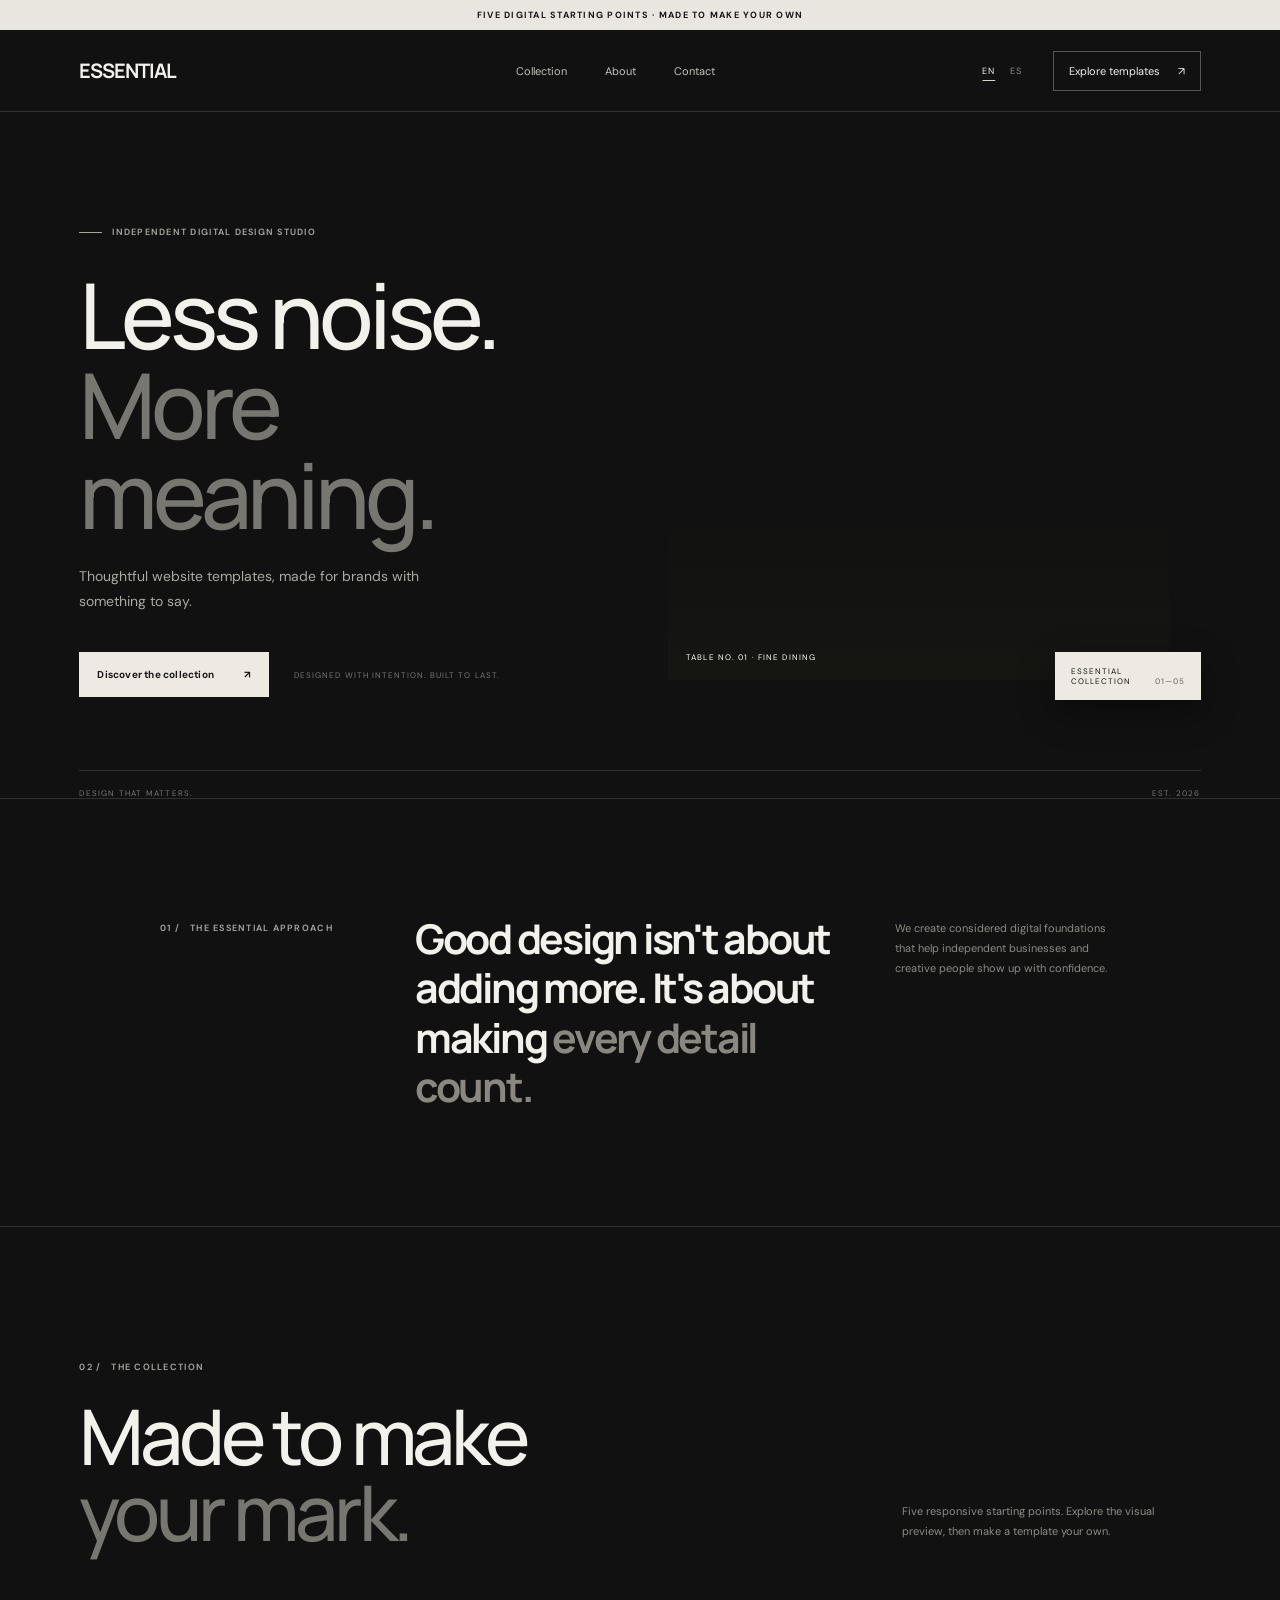
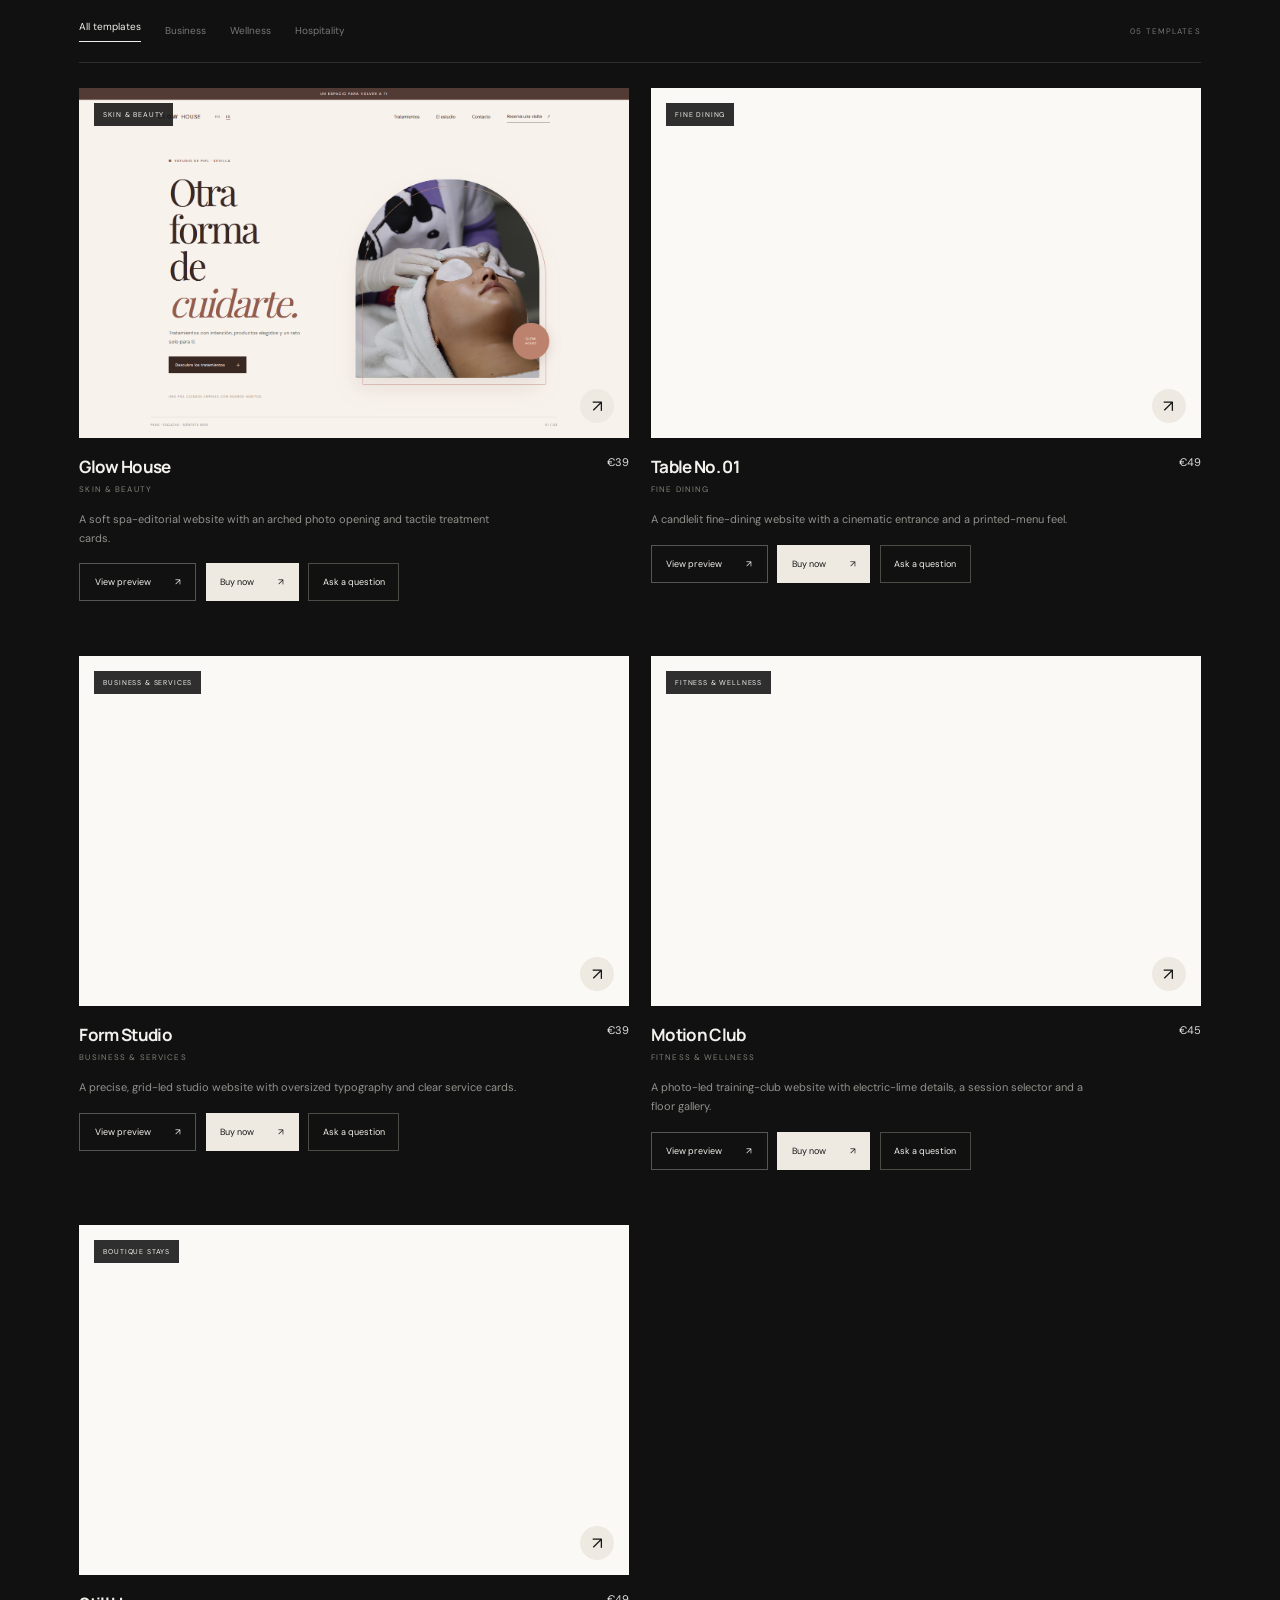
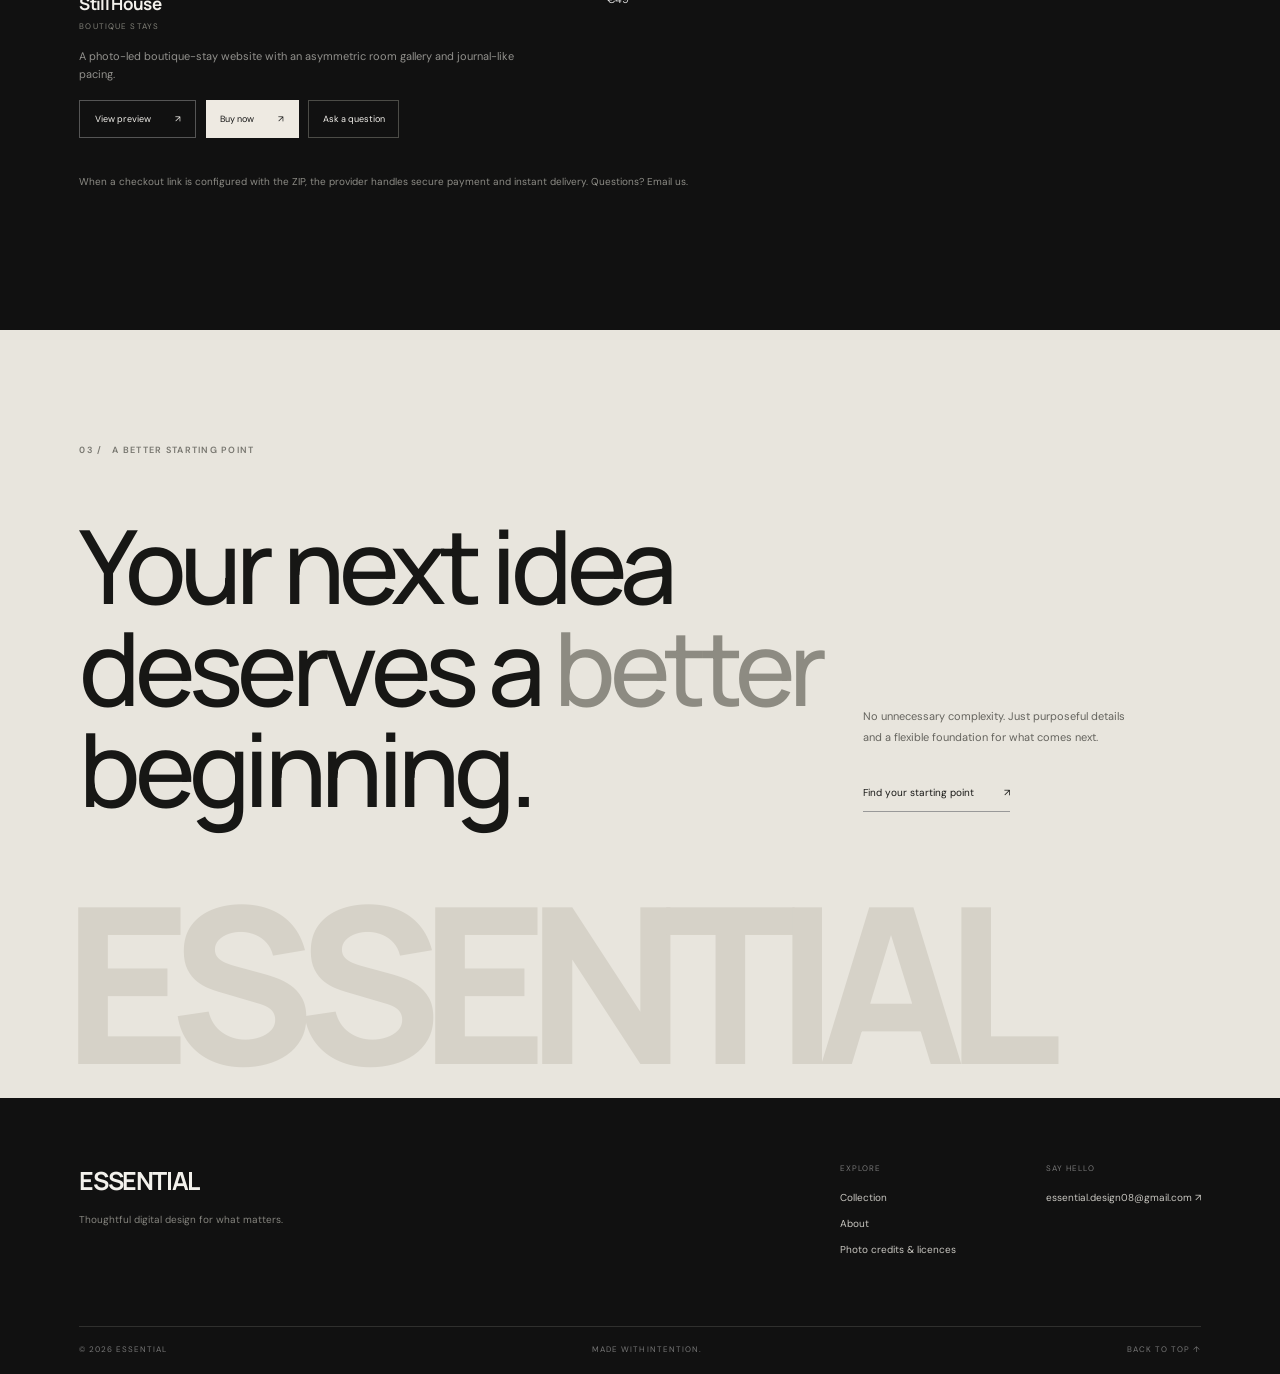
<file: index.html>
<!doctype html>
<!-- Local entry point; GitHub Pages deploys the storefront directory itself. -->
<html lang="en">
  <head>
    <meta charset="utf-8">
    <meta name="viewport" content="width=device-width, initial-scale=1">
    <meta name="robots" content="noindex,follow">
    <meta http-equiv="refresh" content="0; url=store/index.html">
    <title>ESSENTIAL — Website templates</title>
    <link rel="canonical" href="store/index.html">
  </head>
  <body>
    <p>Taking you to the <a href="store/index.html">ESSENTIAL template store</a>…</p>
  </body>
</html>
</file>
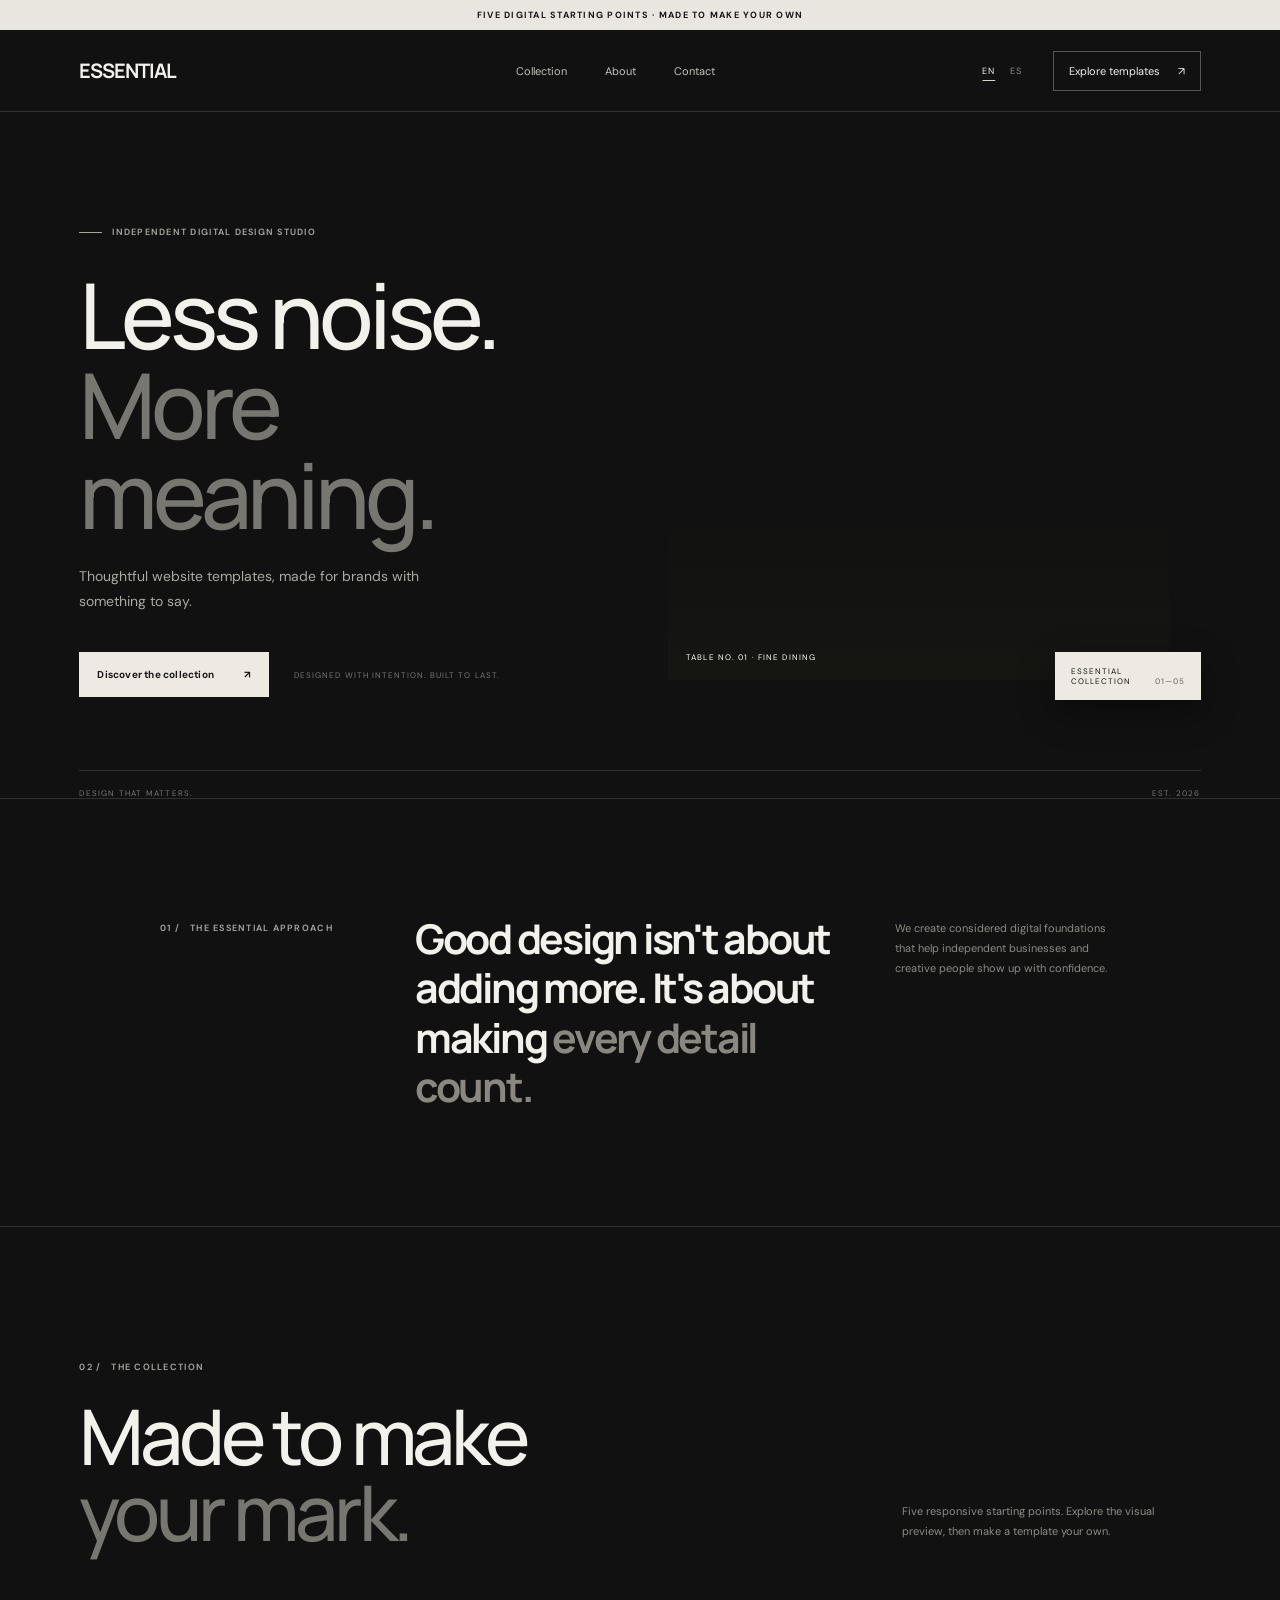
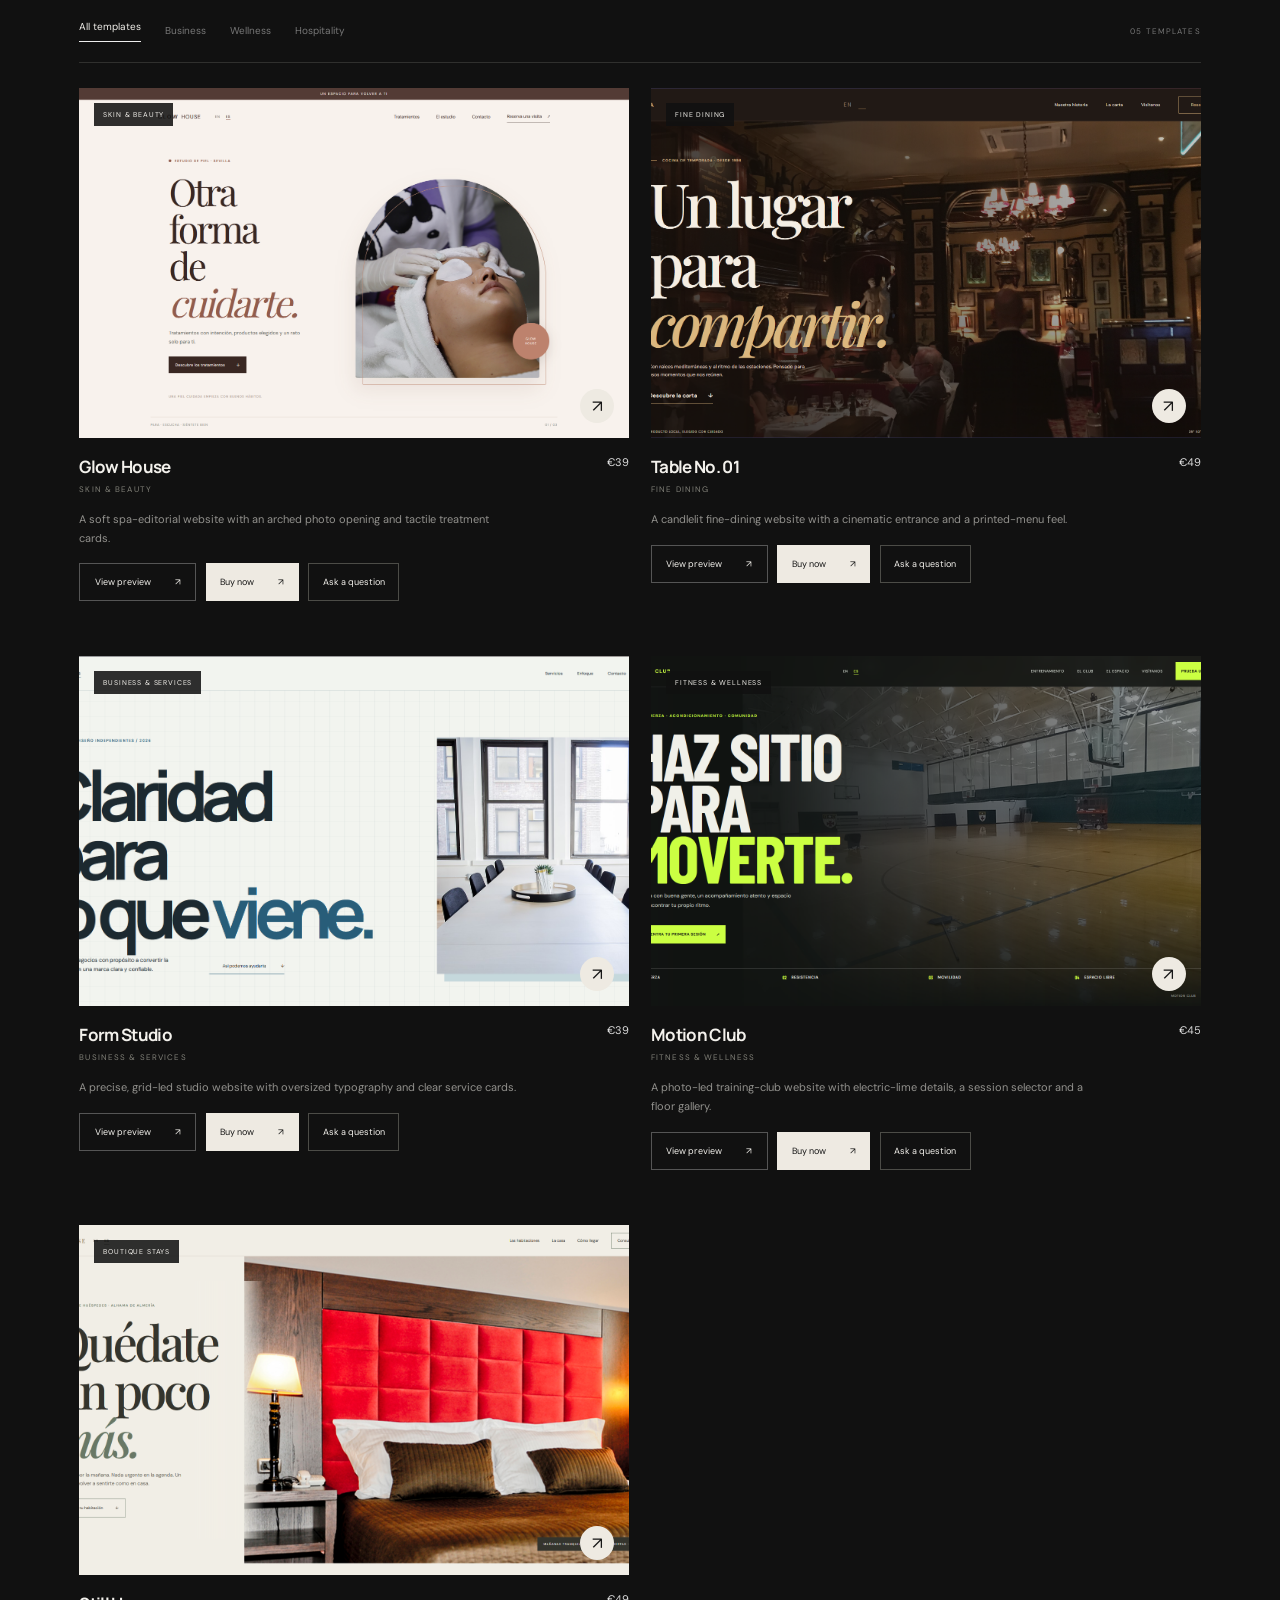
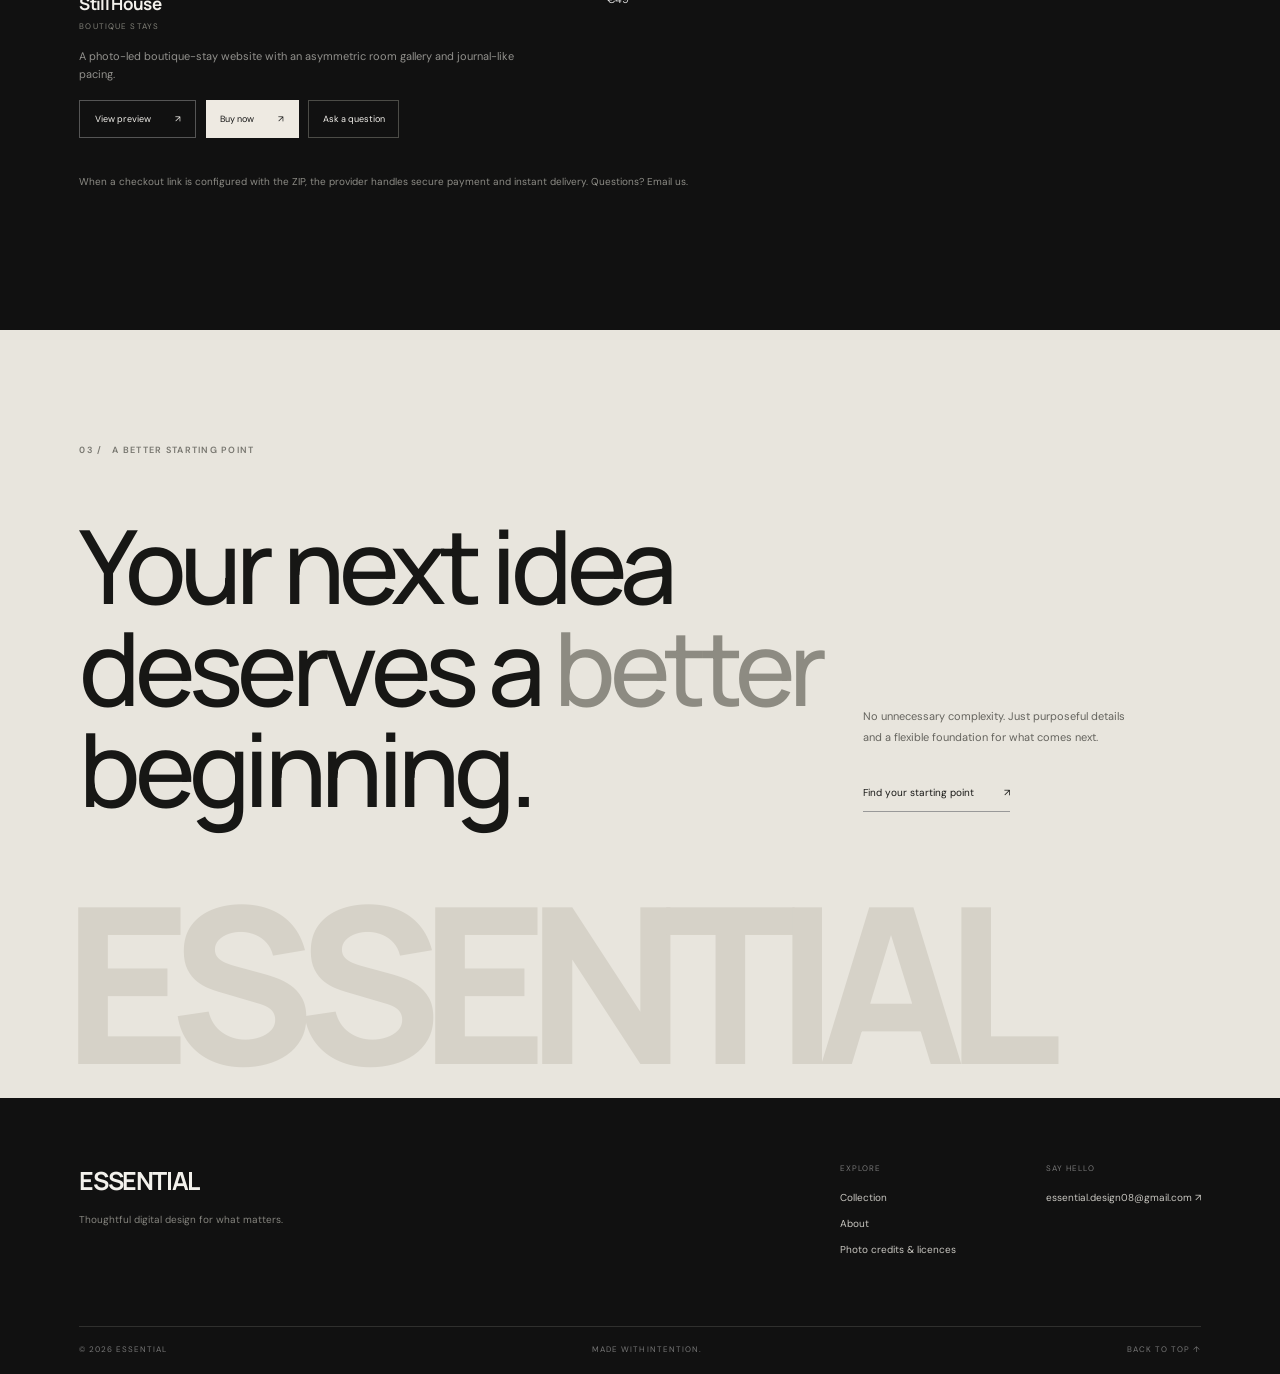
<file: store/index.html>
<!doctype html>
<html lang="en">

<head>
  <meta charset="utf-8">
  <meta name="viewport" content="width=device-width, initial-scale=1">
  <meta name="description"
    content="Thoughtfully designed, responsive website templates for independent brands and small businesses. Preview the ESSENTIAL collection.">
  <meta name="theme-color" content="#111111">
  <link rel="canonical" href="https://aimar2008-god.github.io/essential-store/">
  <meta property="og:site_name" content="ESSENTIAL">
  <meta property="og:url" content="https://aimar2008-god.github.io/essential-store/">
  <meta property="og:image" content="https://aimar2008-god.github.io/essential-store/assets/previews/table-01-home.png">
  <meta name="twitter:card" content="summary_large_image">
  <meta property="og:type" content="website">
  <meta property="og:title" content="ESSENTIAL — Thoughtful website templates">
  <meta property="og:description"
    content="Five considered website templates. Pick your starting point and make it your own.">
  <title>ESSENTIAL — Thoughtful website templates</title>
  <link rel="preconnect" href="https://fonts.googleapis.com">
  <link rel="preconnect" href="https://fonts.gstatic.com" crossorigin>
  <link
    href="https://fonts.googleapis.com/css2?family=DM+Sans:wght@400;500;600;700&family=Manrope:wght@400;500;600;700;800&family=Playfair+Display:wght@400;500;600&display=swap"
    rel="stylesheet">
  <link rel="stylesheet" href="css/style.css">
  <link rel="stylesheet" href="css/preview.css">
  <script src="js/products.js" defer></script>
  <script src="js/payment-links.js" defer></script>
  <script src="js/site-previews.js" defer></script>
  <script src="js/main.js" defer></script>
</head>

<body>
  <a class="skip-link" href="#main">Skip to content</a>
  <div class="announcement" data-i18n="announcement">FIVE DIGITAL STARTING POINTS · MADE TO MAKE YOUR OWN</div>
  <header class="site-header">
    <a class="wordmark" href="#home" aria-label="ESSENTIAL home">ESSENTIAL</a>
    <nav class="main-nav" id="mainNav" aria-label="Main navigation">
      <a href="#collection" data-i18n="navCollection">Collection</a>
      <a href="#about" data-i18n="navAbout">About</a>
      <a href="#contact" data-i18n="navContact">Contact</a>
    </nav>
    <div class="header-actions">
      <div class="store-language-control" role="group" aria-label="Choose language / Elige idioma"><button
          id="languageEN" type="button" aria-pressed="true">EN</button><button id="languageES" type="button"
          aria-pressed="false">ES</button></div>
      <a class="header-cta" href="#collection"><span data-i18n="navExplore">Explore templates</span><span
          aria-hidden="true">↗</span></a>
      <button class="menu-toggle" id="menuToggle" type="button" aria-label="Open menu" aria-expanded="false"
        aria-controls="mainNav"><span></span><span></span></button>
    </div>
  </header>

  <main id="main">
    <section class="hero" id="home" aria-labelledby="heroTitle">
      <div class="hero-copy">
        <p class="eyebrow"><span class="eyebrow-line" aria-hidden="true"></span><span
            data-i18n="heroEyebrow">INDEPENDENT DIGITAL DESIGN STUDIO</span></p>
        <h1 id="heroTitle" data-i18n="heroTitle">Less noise.<br><span>More meaning.</span></h1>
        <p class="hero-description" data-i18n="heroDescription">Thoughtful website templates, made for brands with
          something to say.</p>
        <div class="hero-actions"><a class="button button-light" href="#collection"><span
              data-i18n="heroButton">Discover the collection</span><span aria-hidden="true">↗</span></a><span
            class="hero-note" data-i18n="heroNote">DESIGNED WITH INTENTION. BUILT TO LAST.</span></div>
      </div>
      <div class="hero-art" aria-label="A preview of the ESSENTIAL template collection">
        <div class="hero-photo" role="img" aria-label="A warmly lit restaurant dining room"><span>TABLE NO. 01 · FINE
            DINING</span></div>
        <div class="hero-stamp"><span>ESSENTIAL<br>COLLECTION</span><b>01—05</b></div>
      </div>
      <div class="hero-bottom"><span data-i18n="heroBottom">DESIGN THAT MATTERS.</span><span>EST. 2026</span></div>
    </section>

    <section class="intro-strip" id="about" aria-labelledby="aboutTitle">
      <p class="eyebrow">01 / <span data-i18n="aboutEyebrow">THE ESSENTIAL APPROACH</span></p>
      <h2 class="intro-statement" id="aboutTitle" data-i18n="aboutStatement">Good design isn't about adding more. It's
        about making <em>every detail count.</em></h2>
      <p class="intro-small" data-i18n="aboutText">We create considered digital foundations that help independent
        businesses and creative people show up with confidence.</p>
    </section>

    <section class="collection-section" id="collection" aria-labelledby="collectionTitle">
      <div class="section-heading">
        <div>
          <p class="eyebrow">02 / <span data-i18n="collectionEyebrow">THE COLLECTION</span></p>
          <h2 id="collectionTitle" data-i18n="collectionTitle">Made to make<br><span>your mark.</span></h2>
        </div>
        <p class="section-side-note" data-i18n="collectionNote">Five responsive starting points. Explore the visual
          preview, then make a template your own.</p>
      </div>
      <div class="filter-row">
        <div class="filters" id="filters" aria-label="Filter templates"><button class="filter-button active"
            type="button" data-filter="all" aria-pressed="true" data-i18n="filterAll">All templates</button><button
            class="filter-button" type="button" data-filter="business" aria-pressed="false"
            data-i18n="filterBusiness">Business</button><button class="filter-button" type="button"
            data-filter="wellness" aria-pressed="false" data-i18n="filterWellness">Wellness</button><button
            class="filter-button" type="button" data-filter="hospitality" aria-pressed="false"
            data-i18n="filterHospitality">Hospitality</button></div><span class="result-count" id="resultCount"
          aria-live="polite">05 PRODUCTS</span>
      </div>
      <div class="product-grid" id="productGrid"></div>
      <p class="checkout-note" data-i18n="checkoutNote">A checkout link activates direct purchase and instant delivery.
        Email stays available for questions.</p>
    </section>

    <section class="manifesto" aria-labelledby="manifestoTitle">
      <p class="eyebrow">03 / <span data-i18n="manifestoEyebrow">A BETTER STARTING POINT</span></p>
      <div class="manifesto-content">
        <h2 id="manifestoTitle" data-i18n="manifestoTitle">Your next idea<br>deserves a <em>better</em><br>beginning.
        </h2>
        <div class="manifesto-aside">
          <p data-i18n="manifestoText">No unnecessary complexity. Just purposeful details and a flexible foundation for
            what comes next.</p><a class="text-link" href="#collection"><span data-i18n="manifestoLink">Find your
              starting point</span><span aria-hidden="true">↗</span></a>
        </div>
      </div>
      <div class="manifesto-word" aria-hidden="true">ESSENTIAL</div>
    </section>
  </main>

  <footer class="site-footer" id="contact">
    <div class="footer-top">
      <div><a class="wordmark footer-wordmark" href="#home">ESSENTIAL</a>
        <p data-i18n="footerTagline">Thoughtful digital design for what matters.</p>
      </div>
      <div class="footer-links">
        <div><span class="footer-label" data-i18n="footerExplore">EXPLORE</span><a href="#collection"
            data-i18n="navCollection">Collection</a><a href="#about" data-i18n="navAbout">About</a><a
            href="image-credits.md" data-i18n="photoCredits">Photo credits & licences</a></div>
        <div><span class="footer-label" data-i18n="footerSayHello">SAY HELLO</span><a id="supportEmail"
            href="mailto:hello@essential.design">hello@essential.design ↗</a></div>
      </div>
    </div>
    <div class="footer-bottom"><span>© 2026 ESSENTIAL</span><span data-i18n="footerMade">MADE WITH INTENTION.</span><a
        href="#home" data-i18n="backToTop">BACK TO TOP ↑</a></div>
  </footer>
</body>

</html>
</file>
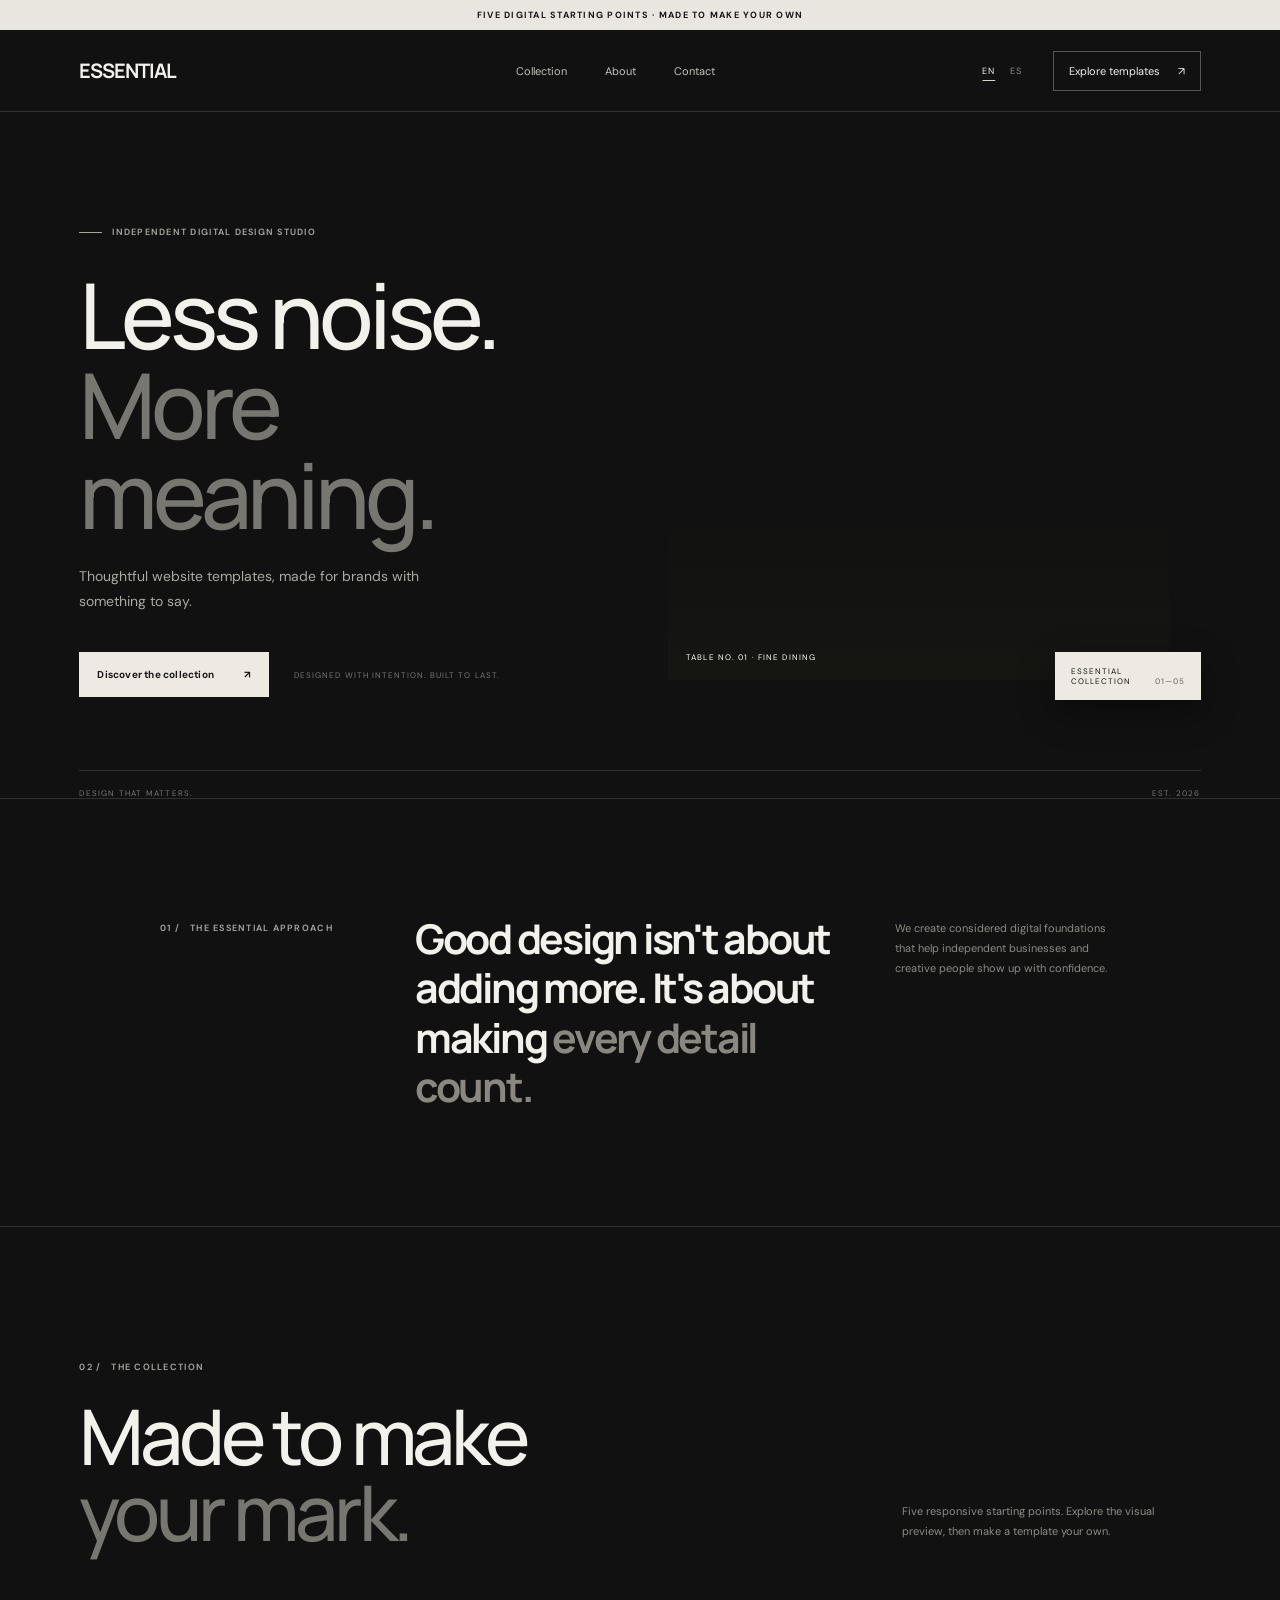
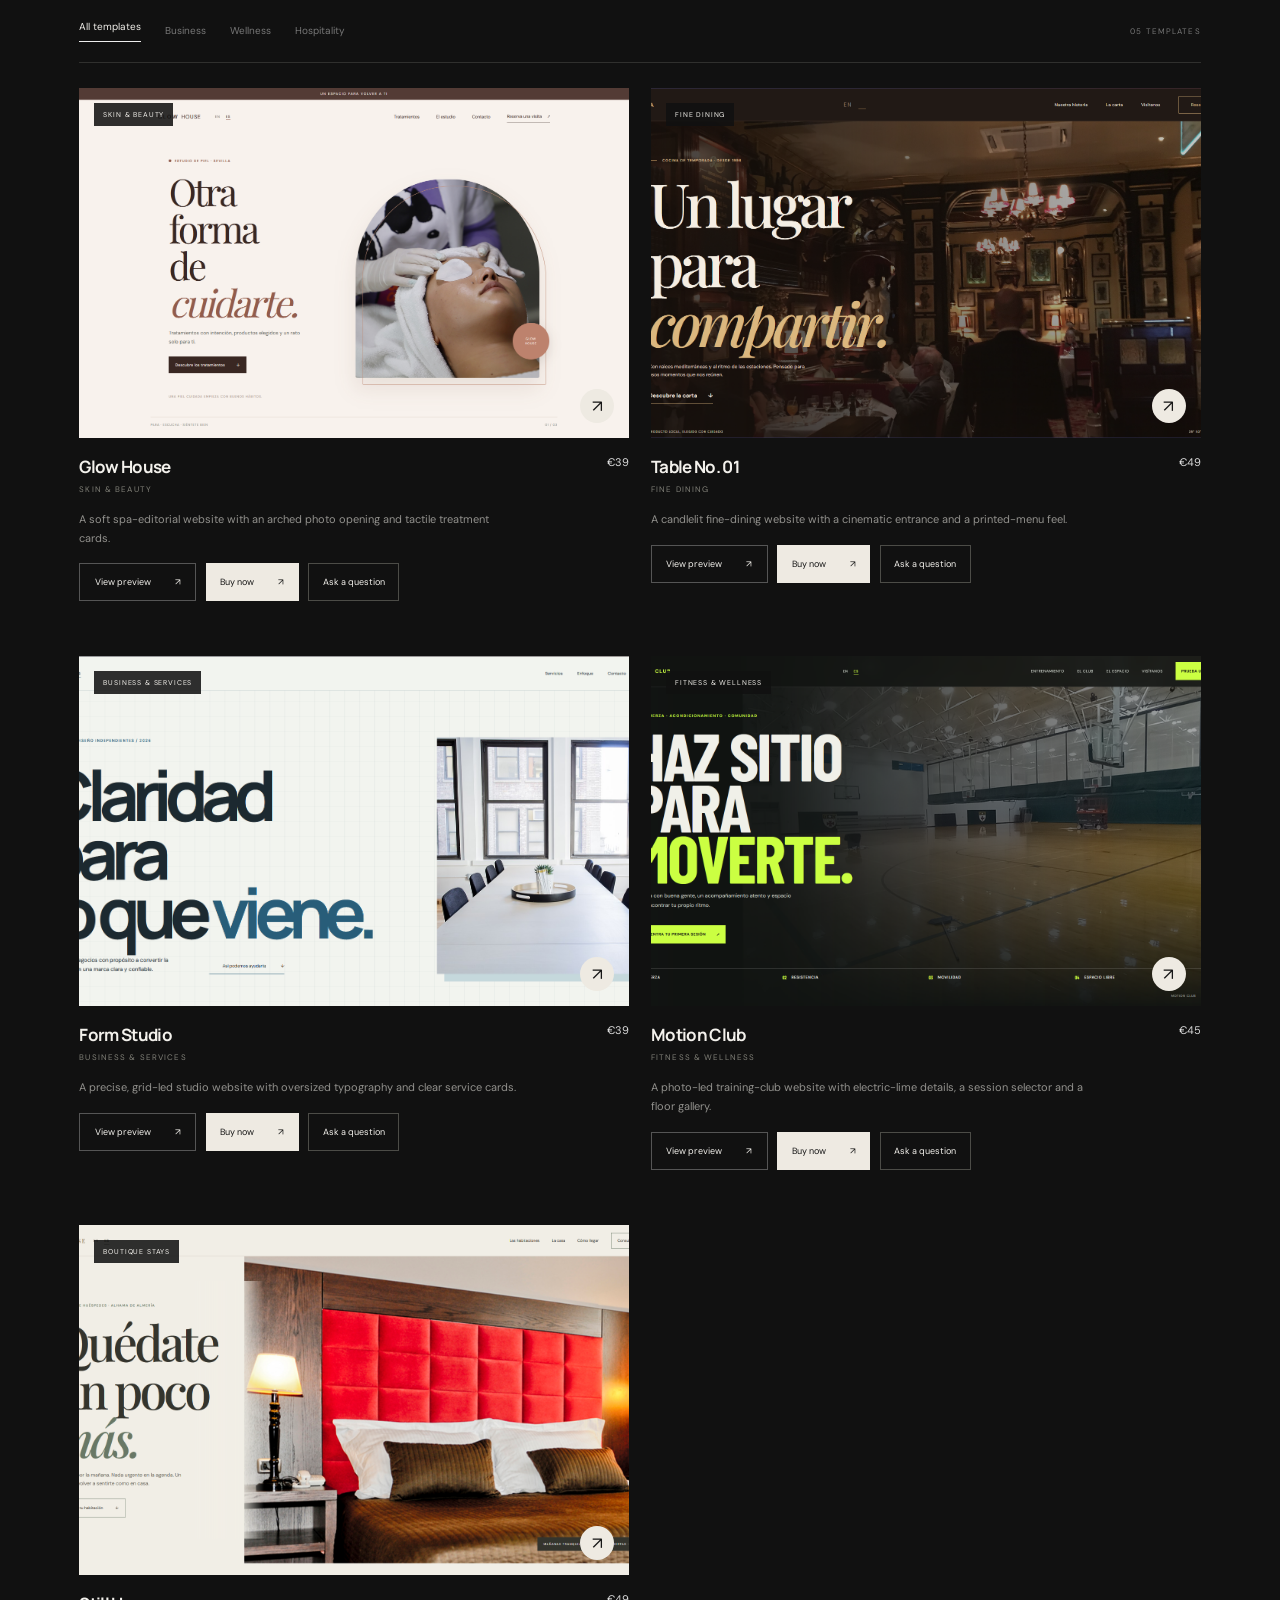
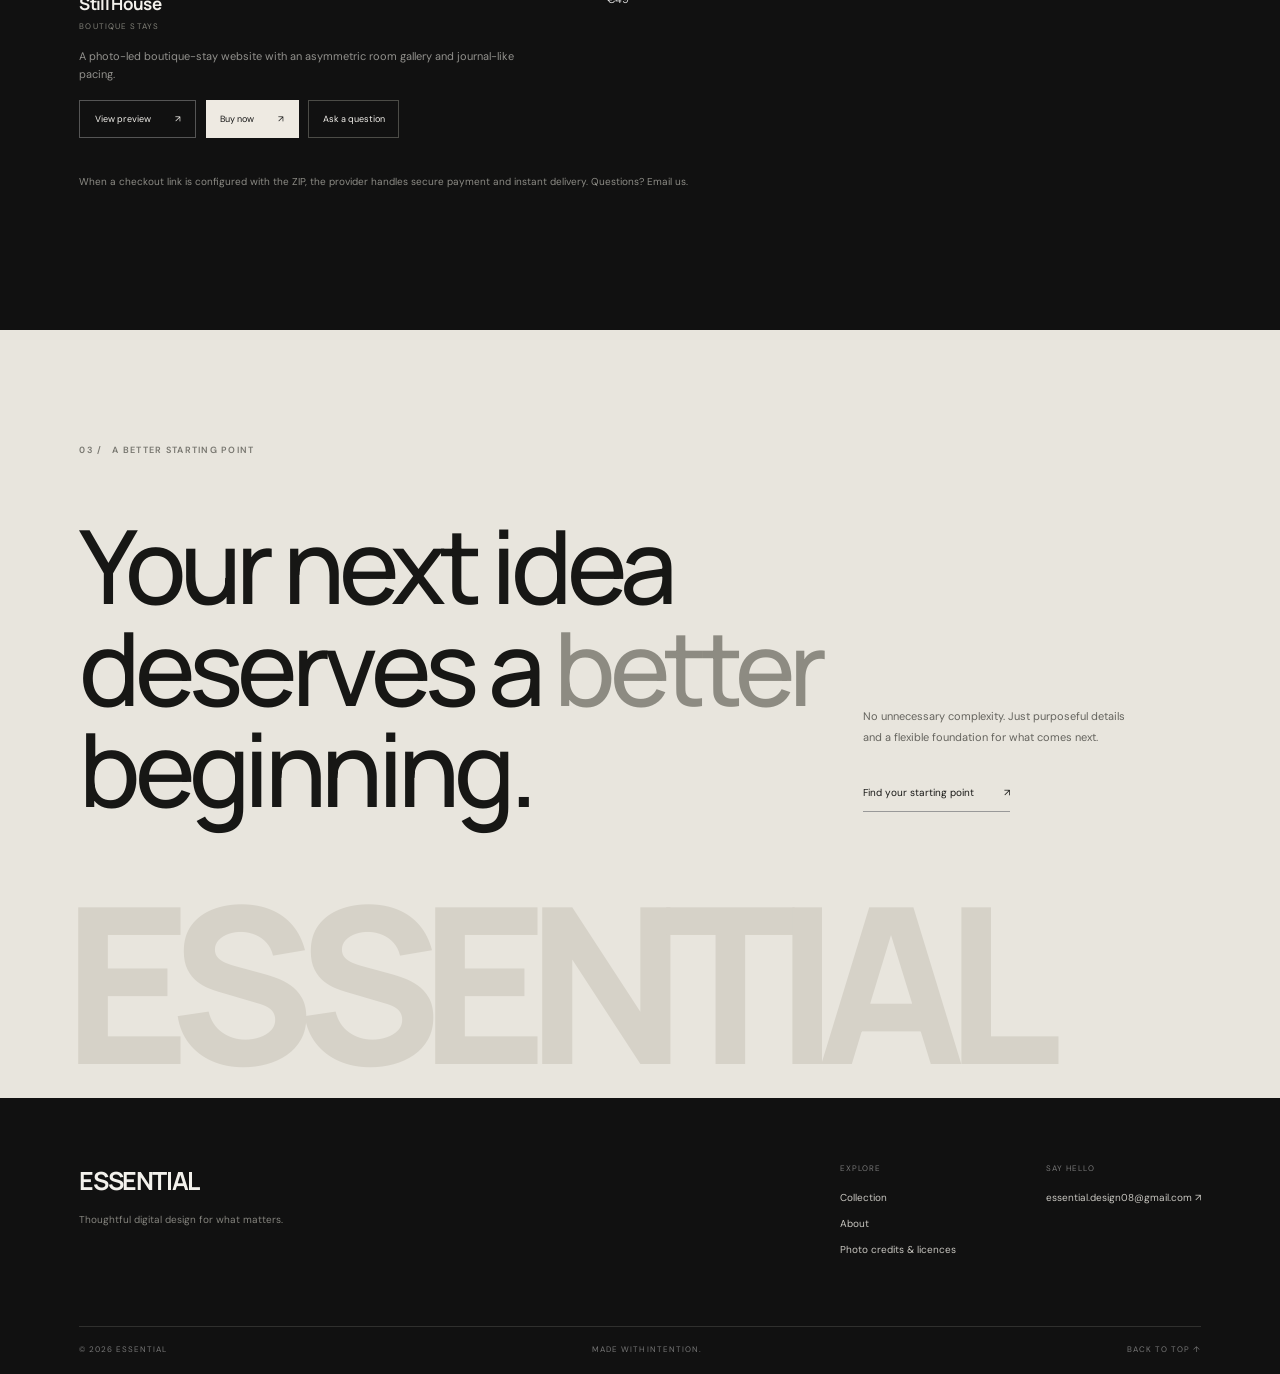
<file: store/preview.html>
<!doctype html>
<html lang="en">
<head>
  <meta charset="utf-8">
  <meta name="viewport" content="width=device-width, initial-scale=1">
  <meta name="description" content="Explore real screenshots of an ESSENTIAL website template.">
  <meta name="theme-color" content="#111111">
  <meta name="robots" content="index,follow">
  <link rel="canonical" href="https://aimar2008-god.github.io/essential-store/preview.html">
  <link rel="alternate" hreflang="en" href="https://aimar2008-god.github.io/essential-store/preview.html">
  <link rel="alternate" hreflang="es" href="https://aimar2008-god.github.io/essential-store/preview.html?lang=es">
  <meta property="og:type" content="website">
  <meta property="og:site_name" content="ESSENTIAL">
  <meta property="og:title" content="Website template preview | ESSENTIAL">
  <meta property="og:description" content="Explore real screenshots of an ESSENTIAL website template.">
  <meta property="og:image" content="https://aimar2008-god.github.io/essential-store/assets/previews/table-01-home.png">
  <meta property="og:url" content="https://aimar2008-god.github.io/essential-store/preview.html">
  <meta name="twitter:card" content="summary_large_image">
  <title>Template preview — ESSENTIAL</title>
  <link rel="preconnect" href="https://fonts.googleapis.com">
  <link rel="preconnect" href="https://fonts.gstatic.com" crossorigin>
  <link href="https://fonts.googleapis.com/css2?family=DM+Sans:wght@400;500;600;700&family=Manrope:wght@400;500;600;700;800&family=Playfair+Display:wght@400;500;600&display=swap" rel="stylesheet">
  <link rel="stylesheet" href="css/style.css">
  <link rel="stylesheet" href="css/preview.css">
  <script src="js/products.js" defer></script>
  <script src="js/payment-links.js" defer></script>
  <script src="js/site-previews.js" defer></script>
  <script src="js/preview-page.js" defer></script>
</head>
<body class="preview-page-body">
  <a class="skip-link" href="#main">Skip to content</a>
  <header class="preview-page-header">
    <a class="preview-wordmark" href="index.html" aria-label="ESSENTIAL home">ESSENTIAL</a>
    <div class="store-language-control" role="group" aria-label="Choose language / Elige idioma"><button id="languageEN" type="button" aria-pressed="true">EN</button><button id="languageES" type="button" aria-pressed="false">ES</button></div>
  </header>
  <a class="preview-back" href="index.html#collection" data-copy="back">← Back to collection</a>
  <main class="preview-page-main" id="main">
    <p class="preview-breadcrumb"><span data-copy="collection">COLLECTION</span><span aria-hidden="true">/</span><span id="productType">TEMPLATE PREVIEW</span></p>
    <section class="preview-intro" aria-labelledby="productTitle">
      <div><p class="preview-eyebrow" id="productTag"></p><h1 id="productTitle"></h1><p class="preview-description" id="productDescription"></p></div>
      <p class="preview-price" id="productPrice"></p>
    </section>
    <p class="preview-screen-reader-note" id="previewDescription"></p>
    <div id="previewArt"></div>
    <div id="templateSections"></div>
    <section class="preview-actions" aria-label="Purchase and contact actions">
      <div id="previewPurchase"></div>
      <a class="preview-question" id="previewQuestion" href="#" data-copy="question">Ask a question</a>
      <p class="preview-delivery-note" data-copy="delivery">After checkout, your payment provider emails the download link automatically.</p>
    </section>
  </main>
  <footer class="preview-page-footer"><span>ESSENTIAL · <span data-copy="footer">Independent website templates</span></span><a href="image-credits.md" data-copy="credits">Photo credits</a></footer>
</body>
</html>
</file>
<file: store/css/style.css>
/* ESSENTIAL — initial storefront */
:root {
    --bg: #111;
    --panel: #181818;
    --panel-2: #202020;
    --text: #f3f1ec;
    --muted: #92918d;
    --line: #30302e;
    --accent: #d8d3c8;
    --font: "DM Sans", sans-serif;
    --display: "Manrope", sans-serif;

    /* Identidad visual ESSENTIAL */
    --letter-spacing-display: -0.055em;
    --letter-spacing-label: 0.14em;

    /* Transiciones */
    --transition-fast: 200ms ease;
    --transition-smooth: 350ms ease;
}

* {
    box-sizing: border-box
}

html {
    scroll-behavior: smooth;
    scroll-padding-top: 90px
}

body {
    margin: 0;
    background: var(--bg);
    color: var(--text);
    font-family: var(--font);
    font-size: 14px;
    -webkit-font-smoothing: antialiased
}

a {
    color: inherit;
    text-decoration: none
}

button {
    font: inherit
}

.announcement {
    height: 30px;
    display: flex;
    align-items: center;
    justify-content: center;
    background: #e9e6df;
    color: #161616;
    font-size: 9px;
    font-weight: 700;
    letter-spacing: .14em;
    text-align: center;
    padding: 0 12px
}

.site-header {
    height: 82px;
    padding: 0 6.2%;
    display: flex;
    align-items: center;
    justify-content: space-between;
    border-bottom: 1px solid var(--line);
    position: sticky;
    top: 0;
    background: rgba(17, 17, 17, .94);
    backdrop-filter: blur(14px);
    z-index: 10
}

.wordmark {
    font-family: var(--display);
    font-size: 20px;
    font-weight: 800;
    letter-spacing: -1.4px
}

.wordmark span {
    font-size: 9px;
    vertical-align: top;
    margin-left: 3px;
    letter-spacing: 0
}

.main-nav {
    display: flex;
    gap: 38px;
    margin-left: 80px
}

.main-nav a,
.header-cta {
    font-size: 11px;
    color: #c4c2bc;
    transition: color .2s
}

.main-nav a {
    position: relative;
}

.main-nav a::after {
    content: "";
    position: absolute;
    left: 0;
    bottom: -7px;
    width: 100%;
    height: 1px;
    background: var(--accent);
    transform: scaleX(0);
    transform-origin: right;
    transition: transform var(--transition-smooth);
}

.main-nav a:hover::after {
    transform: scaleX(1);
    transform-origin: left;
}

.main-nav a:hover {
    color: var(--text);
}
.header-actions {
    display: flex;
    align-items: center;
    gap: 24px
}

.language-switch {
    border: 0;
    background: transparent;
    color: var(--muted);
    font-size: 10px;
    letter-spacing: .12em;
    cursor: pointer;
    padding: 8px;
    transition: color var(--transition-fast);
}

.language-switch:hover {
    color: var(--text);
}

.language-switch:focus-visible {
    outline: 1px solid var(--accent);
    outline-offset: 4px;
}

.header-cta {
    display: flex;
    gap: 18px;
    align-items: center;
    border: 1px solid #555;
    padding: 12px 15px;
    color: var(--text);
    transition:
        color var(--transition-fast),
        border-color var(--transition-fast),
        background var(--transition-fast);
}

.header-cta:hover {
    color: var(--bg);
    background: var(--accent);
    border-color: var(--accent);
}

.menu-toggle {
    display: none;
    background: none;
    border: 0
}

.hero {
    min-height: 660px;
    padding: 105px 6.2% 28px;
    position: relative;
    display: grid;
    grid-template-columns: 1fr 1fr;
    gap: 5%;
    align-items: center;
    overflow: hidden
}

.hero-copy {
    max-width: 570px;
    padding-bottom: 45px
}

.eyebrow {
    font-size: 9px;
    letter-spacing: .16em;
    color: #aaa9a3;
    font-weight: 600;
    display: flex;
    align-items: center;
    gap: 10px
}

.eyebrow-line {
    width: 23px;
    height: 1px;
    background: #a8a59d
}

.hero h1,
.section-heading h2,
.manifesto h2 {
    font-family: var(--display);
    font-weight: 500;
    letter-spacing: -.075em;
    line-height: .99;
    font-size: clamp(56px, 7.1vw, 100px);
    margin: 32px 0 24px
}

.hero h1 span,
.section-heading h2 span {
    color: #777670
}

.hero-description {
    max-width: 360px;
    color: #aaa9a3;
    line-height: 1.8;
    font-size: 14px
}

.hero-actions {
    display: flex;
    align-items: center;
    gap: 25px;
    margin-top: 38px;
    flex-wrap: wrap
}

.button {
    display: inline-flex;
    align-items: center;
    justify-content: space-between;
    gap: 30px;
    padding: 16px 18px;
    border: 0;
    font-size: 10px;
    font-weight: 700;
    letter-spacing: .02em;
    cursor: pointer;
    transition: transform .2s, background .2s
}

.button:hover {
    transform: translateY(-2px)
}

.button-light {
    background: #eeeae2;
    color: #171717
}

.hero-note {
    font-size: 8px;
    letter-spacing: .13em;
    color: #777
}

.hero-art {
    height: 440px;
    position: relative;
    max-width: 570px;
    width: 100%;
    justify-self: end
}

.art-topline {
    display: flex;
    justify-content: space-between;
    font-size: 8px;
    letter-spacing: .12em;
    color: #777;
    position: absolute;
    top: 0;
    width: 100%
}

.art-card {
    position: absolute;
    box-shadow: 0 24px 70px #0008;
    overflow: hidden
}

.art-card-back {
    width: 72%;
    height: 310px;
    right: 7%;
    top: 54px;
    background: #c8c2b6;
    color: #252522;
    padding: 20px
}

.mini-nav {
    display: flex;
    justify-content: space-between;
    font-size: 9px;
    letter-spacing: .08em
}

.art-back-title {
    font-family: var(--display);
    font-size: clamp(30px, 4vw, 54px);
    line-height: .95;
    letter-spacing: -.07em;
    margin: 65px 0 0 12px
}

.art-back-foot {
    position: absolute;
    bottom: 17px;
    left: 20px;
    right: 20px;
    display: flex;
    justify-content: space-between;
    font-size: 7px;
    letter-spacing: .1em
}

.art-card-front {
    width: 54%;
    height: 260px;
    left: 0;
    bottom: 12px;
    background: #242422;
    padding: 12px;
    border: 1px solid #56554f
}

.preview-label {
    font-size: 7px;
    letter-spacing: .13em;
    color: #aaa;
    display: flex;
    align-items: center;
    gap: 7px;
    margin-bottom: 10px
}

.preview-label i {
    width: 5px;
    height: 5px;
    border-radius: 50%;
    background: #a8c69a
}

.preview-image {
    height: 190px;
    background: linear-gradient(140deg, #3c413b, #a19b8b 48%, #514b42);
    position: relative;
    overflow: hidden
}

.preview-image:before {
    content: "";
    position: absolute;
    width: 65%;
    height: 120%;
    background: linear-gradient(90deg, #bdb7a9, #6f7469);
    transform: rotate(23deg);
    left: 20%;
    top: -10%
}

.preview-image:after {
    content: "";
    position: absolute;
    width: 35%;
    height: 70%;
    background: #292c27;
    right: 7%;
    bottom: 0
}

.preview-meta {
    display: flex;
    justify-content: space-between;
    font-size: 7px;
    color: #aaa;
    margin-top: 10px;
    letter-spacing: .08em
}

.art-index {
    position: absolute;
    right: 0;
    bottom: 0;
    font-size: 9px;
    color: #777;
    letter-spacing: .12em
}

.hero-bottom {
    grid-column: 1/-1;
    display: flex;
    justify-content: space-between;
    border-top: 1px solid var(--line);
    padding-top: 17px;
    font-size: 8px;
    letter-spacing: .15em;
    color: #777
}

.intro-strip {
    padding: 115px 12.5%;
    border-top: 1px solid var(--line);
    border-bottom: 1px solid var(--line);
    display: grid;
    grid-template-columns: 1fr 2fr 1fr;
    gap: 30px;
    align-items: start
}

.intro-strip .eyebrow {
    margin: 8px 0
}

.intro-statement {
    font-family: var(--display);
    font-size: clamp(26px, 3.2vw, 43px);
    letter-spacing: -.055em;
    line-height: 1.2;
    margin: 0;
    max-width: 650px
}

.intro-statement em {
    font-style: normal;
    color: #89877f
}

.intro-small {
    font-size: 11px;
    color: #8c8b85;
    line-height: 1.8;
    margin: 5px 0 0
}

.collection-section {
    padding: 125px 6.2% 140px
}

.section-heading {
    display: flex;
    justify-content: space-between;
    align-items: end;
    margin-bottom: 65px
}

.section-heading h2 {
    font-size: clamp(48px, 6vw, 78px);
    margin: 25px 0 0
}

.section-side-note {
    max-width: 265px;
    color: #8d8c86;
    font-size: 11px;
    line-height: 1.8;
    margin: 0 3% 8px 20px
}

.filter-row {
    display: flex;
    align-items: center;
    justify-content: space-between;
    border-bottom: 1px solid var(--line);
    padding-bottom: 15px;
    margin-bottom: 25px
}

.filters {
    display: flex;
    gap: 24px;
    flex-wrap: wrap
}

.filter-button {
    border: 0;
    background: none;
    padding: 5px 0;
    color: #777;
    font-size: 10px;
    cursor: pointer
}

.filter-button.active,
.filter-button:hover {
    color: #f2f0eb
}

.filter-button.active:after {
    content: "";
    height: 1px;
    display: block;
    background: #eee;
    margin-top: 8px
}

.result-count {
    font-size: 8px;
    letter-spacing: .13em;
    color: #777
}

.product-grid {
    display: grid;
    grid-template-columns: repeat(2, minmax(0, 1fr));
    gap: 55px 22px
}

.product-card {
    min-width: 0;
    cursor: pointer
}

.product-visual {
    height: 350px;
    background: #222;
    position: relative;
    overflow: hidden;
    transition: transform .35s
}

.product-card:hover .product-visual {
    transform: translateY(-4px)
}

.product-visual .mock-window {
    position: absolute;
    inset: 28px 9% 0;
    background: #d2cec3;
    color: #252522;
    box-shadow: 0 15px 45px #0006;
    overflow: hidden
}

.mock-browser {
    height: 20px;
    background: #e7e3da;
    display: flex;
    align-items: center;
    padding: 0 9px;
    gap: 4px
}

.mock-browser i {
    width: 4px;
    height: 4px;
    border-radius: 50%;
    background: #aaa
}

.mock-site {
    padding: 25px 8%;
    height: 100%;
    position: relative
}

.mock-nav {
    display: flex;
    justify-content: space-between;
    font-size: 8px;
    letter-spacing: .08em
}

.mock-headline {
    font-family: var(--display);
    font-size: clamp(27px, 4vw, 52px);
    line-height: .92;
    letter-spacing: -.07em;
    margin-top: 45px;
    max-width: 75%
}

.mock-sub {
    font-size: 7px;
    max-width: 130px;
    line-height: 1.5;
    margin-top: 12px
}

.mock-shape {
    position: absolute;
    right: 7%;
    bottom: 0;
    width: 38%;
    height: 55%;
    background: linear-gradient(145deg, #8c8a7e, #41463e)
}


/* =================================
   ESSENTIAL — PRODUCT IDENTITIES
================================= */

/* GLOW HOUSE — Skincare and beauty */
.visual-skin {
    background: #d8d7cc;
}

.visual-skin .mock-window {
    background: #f4f2eb;
}

.visual-skin .mock-shape {
    background: linear-gradient(145deg, #b8c0af, #65705f);
}

/* TABLE NO. 01 — Restaurant */
.visual-table {
    background: #39342f;
}

.visual-table .mock-window {
    background: #e2d6c4;
}

.visual-table .mock-shape {
    background: linear-gradient(145deg, #bd9568, #493326);
}

/* FORM STUDIO — Business */
.visual-form {
    background: #292d32;
}

.visual-form .mock-window {
    background: #d9dce0;
}

.visual-form .mock-shape {
    background: linear-gradient(145deg, #8293a1, #354451);
}

/* MOTION CLUB — Fitness */
.visual-motion {
    background: #30382f;
}

.visual-motion .mock-window {
    background: #d9ddce;
}

.visual-motion .mock-shape {
    background: linear-gradient(145deg, #b5c66e, #4c5a39);
}

/* STILL HOUSE — Boutique Stays */
.visual-still {
    background: #34302d;
}

.visual-still .mock-window {
    background: #e1d8ca;
}

.visual-still .mock-shape {
    background: linear-gradient(145deg, #b5a58c, #625849);
}

.visual-stay {
    background: #34302d
}

.visual-stay .mock-window {
    background: #e1d8ca
}

.visual-stay .mock-shape {
    background: linear-gradient(145deg, #a7a08c, #625f50)
}

.product-tag {
    position: absolute;
    top: 15px;
    left: 15px;
    background: #111;
    color: #ddd;
    padding: 7px 9px;
    font-size: 7px;
    letter-spacing: .12em
}

.product-open {
    position: absolute;
    right: 15px;
    bottom: 15px;
    width: 34px;
    height: 34px;
    border-radius: 50%;
    display: grid;
    place-items: center;
    background: #eeeae2;
    color: #171717;
    font-size: 17px;
    transition: transform .2s
}

.product-card:hover .product-open {
    transform: rotate(45deg)
}

.product-details {
    display: flex;
    justify-content: space-between;
    align-items: start;
    padding-top: 17px;
    gap: 12px
}

.product-name {
    font-family: var(--display);
    font-size: 17px;
    letter-spacing: -.04em
}

.product-category {
    font-size: 8px;
    color: #818078;
    letter-spacing: .12em;
    margin-top: 6px
}

.product-price {
    font-size: 11px;
    color: #ddd
}

.manifesto {
    padding: 105px 6.2% 30px;
    background: #e8e5dd;
    color: #171715;
    overflow: hidden
}

.manifesto .eyebrow {
    color: #77766f
}

.manifesto-content {
    display: flex;
    justify-content: space-between;
    align-items: end
}

.manifesto h2 {
    font-size: clamp(55px, 8vw, 105px);
    margin: 50px 0 75px
}

.manifesto h2 em {
    font-style: normal;
    color: #8d8b82
}

.manifesto-aside {
    max-width: 270px;
    margin: 0 6% 82px 25px
}

.manifesto-aside p {
    font-size: 11px;
    line-height: 1.9;
    color: #65645e
}

.text-link {
    display: inline-flex;
    gap: 30px;
    border-bottom: 1px solid #999;
    padding: 12px 0;
    font-size: 10px;
    margin-top: 15px
}

.manifesto-word {
    font-family: var(--display);
    font-size: clamp(75px, 17vw, 230px);
    font-weight: 800;
    letter-spacing: -.1em;
    line-height: .8;
    white-space: nowrap;
    color: #d6d2c8;
    margin-left: -1.5%
}

.site-footer {
    padding: 65px 6.2% 20px
}

.footer-top {
    display: flex;
    justify-content: space-between;
    padding-bottom: 70px
}

.footer-wordmark {
    font-size: 25px
}

.footer-top p {
    font-size: 10px;
    color: #85847e;
    margin-top: 15px
}

.footer-links {
    display: flex;
    gap: 90px
}

.footer-links>div {
    display: flex;
    flex-direction: column;
    gap: 13px
}

.footer-label {
    font-size: 8px;
    letter-spacing: .14em;
    color: #777;
    margin-bottom: 5px
}

.footer-links a,
.footer-muted {
    font-size: 10px;
    color: #c9c7c1
}

.footer-bottom {
    border-top: 1px solid var(--line);
    padding-top: 17px;
    display: flex;
    justify-content: space-between;
    font-size: 8px;
    letter-spacing: .12em;
    color: #777
}

.product-dialog {
    padding: 0;
    border: 1px solid #444;
    background: #171717;
    color: #f3f1ec;
    width: min(760px, calc(100% - 32px));
    max-width: none;
    grid-template-columns: 1fr 1fr;
    box-shadow: 0 30px 100px #000b
}

.product-dialog[open] {
    display: grid
}

.product-dialog::backdrop {
    background: #000b;
    backdrop-filter: blur(5px)
}

.dialog-close {
    position: absolute;
    right: 12px;
    top: 8px;
    background: none;
    border: 0;
    color: #fff;
    font-size: 27px;
    cursor: pointer;
    z-index: 2
}

.dialog-preview {
    min-height: 330px;
    background: #353a34;
    position: relative;
    overflow: hidden
}





.dialog-info {
    padding: 55px 30px 25px;
    display: flex;
    flex-direction: column
}

.dialog-info h2 {
    font-family: var(--display);
    font-size: 34px;
    letter-spacing: -.06em;
    margin: 15px 0
}

.dialog-info>p:not(.eyebrow):not(.dialog-disclaimer) {
    font-size: 11px;
    color: #aaa;
    line-height: 1.8
}

.dialog-bottom {
    display: flex;
    align-items: center;
    justify-content: space-between;
    margin-top: auto;
    padding-top: 35px
}

.dialog-bottom strong {
    font-size: 18px
}

.dialog-disclaimer {
    font-size: 8px;
    color: #777;
    line-height: 1.6;
    margin-top: 18px
}

.toast {
    position: fixed;
    bottom: 24px;
    left: 50%;
    transform: translate(-50%, 20px);
    background: #eeeae2;
    color: #171717;
    padding: 13px 18px;
    font-size: 11px;
    opacity: 0;
    pointer-events: none;
    transition: .25s;
    z-index: 30
}

.toast.show {
    opacity: 1;
    transform: translate(-50%, 0)
}

@media(max-width:800px) {
    .site-header {
        padding: 0 5%;
        height: 72px
    }

    .main-nav {
        gap: 20px;
        margin-left: 0
    }

    .header-actions {
        gap: 12px
    }

    .hero {
        padding: 75px 5% 25px;
        grid-template-columns: 1fr;
        gap: 24px
    }

    .hero-copy {
        padding: 0
    }

    .hero-art {
        justify-self: center;
        width: min(100%, 550px);
        height: 390px
    }

    .hero-bottom {
        margin-top: 15px
    }

    .intro-strip {
        padding: 80px 8%;
        grid-template-columns: 1fr 2fr
    }

    .intro-small {
        grid-column: 2
    }

    .collection-section {
        padding: 90px 5%
    }

    .section-heading {
        align-items: start;
        gap: 25px;
        flex-direction: column
    }

    .section-side-note {
        margin: 0;
        max-width: 420px
    }

    .product-visual {
        height: 300px
    }

    .manifesto {
        padding: 85px 5% 25px
    }

    .manifesto-content {
        display: block
    }

    .manifesto h2 {
        margin: 45px 0
    }

    .manifesto-aside {
        margin: 0 0 55px auto
    }

    .footer-links {
        gap: 40px
    }
}

@media(max-width:560px) {
    .announcement {
        font-size: 7px
    }

    .main-nav {
        display: none;
        position: absolute;
        top: 71px;
        left: 0;
        right: 0;
        background: #171717;
        padding: 25px 5%;
        border-bottom: 1px solid var(--line);
        flex-direction: column;
        gap: 22px
    }

    .main-nav.open {
        display: flex
    }

    .header-cta {
        display: none
    }

    .menu-toggle {
        display: flex;
        flex-direction: column;
        gap: 5px;
        padding: 8px
    }

    .menu-toggle span {
        width: 20px;
        height: 1px;
        background: #eee
    }

    .hero {
        padding-top: 65px
    }

    .hero h1 {
        font-size: 64px
    }

    .hero-art {
        height: 330px
    }

    .art-card-back {
        height: 245px
    }

    .art-card-front {
        height: 215px
    }

    .preview-image {
        height: 145px
    }

    .art-back-title {
        margin-top: 45px
    }

    .intro-strip {
        display: block;
        padding: 70px 7%
    }

    .intro-statement {
        font-size: 32px;
        margin: 30px 0
    }

    .intro-small {
        max-width: 320px
    }

    .collection-section {
        padding: 75px 5%
    }

    .section-heading h2 {
        font-size: 55px
    }

    .filter-row {
        align-items: flex-start;
        gap: 15px;
        flex-direction: column
    }

    .filters {
        gap: 17px
    }

    .product-grid {
        grid-template-columns: 1fr;
        gap: 38px
    }

    .product-visual {
        height: 330px
    }

    .mock-headline {
        font-size: 46px
    }

    .manifesto h2 {
        font-size: 58px
    }

    .manifesto-word {
        font-size: 19vw
    }

    .footer-top {
        display: block
    }

    .footer-links {
        margin-top: 45px;
        gap: 35px;
        flex-wrap: wrap
    }

    .footer-bottom {
        gap: 12px;
        flex-wrap: wrap;
        font-size: 7px
    }

    .product-dialog[open] {
        display: block
    }

    .dialog-preview {
        min-height: 220px
    }

    .dialog-info {
        padding: 30px 22px 22px
    }

    .dialog-bottom {
        padding-top: 20px
    }
}

/* =================================
   ESSENTIAL — TYPOGRAPHIC SYSTEM
================================= */

/* Titulares principales */
.hero h1,
.section-heading h2,
.manifesto h2 {
    letter-spacing: var(--letter-spacing-display);
}

/* Etiquetas y textos técnicos */
.eyebrow,
.announcement,
.product-category,
.footer-label,
.result-count {
    letter-spacing: var(--letter-spacing-label);
}

/* Identidad del logotipo */
.wordmark {
    font-family: var(--display);
    font-weight: 700;
    letter-spacing: -0.055em;
    transition: opacity var(--transition-fast);
}

.wordmark:hover {
    opacity: 0.75;
}

/* =================================
   ESSENTIAL — TABLE NO. 01 PREVIEW
================================= */

.restaurant-preview {
    position: absolute;
    inset: 40px 20px 0;
    padding: 22px 7%;
    overflow: hidden;
    background: #e2d6c4;
    color: #29251f;
    font-family: var(--font);
}

.restaurant-nav {
    display: flex;
    align-items: center;
    justify-content: space-between;
    gap: 12px;
    border-bottom: 1px solid #29251f33;
    padding-bottom: 13px;
}

.restaurant-nav strong {
    font-family: var(--display);
    font-size: 15px;
    letter-spacing: -.06em;
}

.restaurant-nav span {
    font-size: 7px;
    letter-spacing: .08em;
}

.restaurant-hero {
    position: relative;
    z-index: 1;
    padding-top: 35px;
}

.restaurant-hero > span:first-child {
    font-size: 7px;
    letter-spacing: .13em;
}


.restaurant-hero h2 {
    max-width: 390px;
    margin: 12px 0;
    font-family: var(--display);
    font-size: clamp(30px, 3.5vw, 42px);
    font-weight: 500;
    line-height: .96;
    letter-spacing: -.075em;
}


.restaurant-hero p {
    max-width: 220px;
    font-size: 9px;
    line-height: 1.6;
}

.restaurant-button {
    display: inline-block;
    margin-top: 13px;
    padding: 10px 13px;
    background: #29251f;
    color: #e2d6c4;
    font-size: 7px;
    letter-spacing: .1em;
}

.restaurant-bottom {
    position: absolute;
    right: 7%;
    bottom: 17px;
    left: 7%;
    display: flex;
    justify-content: space-between;
    gap: 10px;
    border-top: 1px solid #29251f33;
    padding-top: 10px;
    font-size: 6px;
    letter-spacing: .08em;
}

/* Storefront product photography and direct template previews */
.skip-link { position: absolute; top: .5rem; left: .5rem; z-index: 50; transform: translateY(-160%); padding: .7rem 1rem; background: #eeeae2; color: #171717; }
.skip-link:focus { transform: translateY(0); }
.hero-art { height: 440px; }
.hero-photo { position: absolute; inset: 34px 6% 20px 0; display: flex; align-items: end; padding: 18px; background: linear-gradient(180deg, transparent 55%, #171713b8), url("https://commons.wikimedia.org/wiki/Special:FilePath/Rules_restaurant_interior.jpg?width=1600") center/cover no-repeat; }
.hero-photo span { color: #fff; font-size: 8px; letter-spacing: .14em; }
.hero-stamp { position: absolute; right: 0; bottom: 0; display: flex; justify-content: space-between; align-items: end; gap: 1.5rem; padding: 14px 16px; background: #eeeae2; color: #171717; font-size: 8px; letter-spacing: .12em; box-shadow: 0 12px 35px #0006; }
.hero-stamp b { color: #77766f; font-weight: 500; }
.intro-strip { grid-template-columns: 1fr 2fr 1fr; }
.intro-statement { font-size: clamp(26px, 3.2vw, 43px); }
.product-grid { grid-template-columns: repeat(2, minmax(0, 1fr)); }
.product-card { min-width: 0; }
.product-visual { height: 350px; display: block; background: #292824; }
.product-visual img { display: block; width: 100%; height: 100%; object-fit: cover; transition: transform .45s; }
.product-card:hover .product-visual img { transform: scale(1.025); }
.product-tag { background: #111d; color: #f3f1ec; }
.product-details { display: block; }
.product-heading { display: flex; align-items: start; justify-content: space-between; gap: 1rem; }
.product-name { margin: 0; }
.product-category { margin: 6px 0 0; }
.product-price { margin: 0; white-space: nowrap; }
.product-description { max-width: 440px; margin: 1rem 0; color: #92918d; font-size: 11px; line-height: 1.7; }
.product-actions { display: flex; flex-wrap: wrap; gap: .6rem; }
.preview-action, .buy-action { display: inline-flex; align-items: center; justify-content: space-between; gap: 1.5rem; padding: .75rem .9rem; font-size: 9px; }
.preview-action { border: 1px solid #555; }
.buy-action { background: #eeeae2; color: #171717; }
.preview-action:hover { border-color: #eeeae2; }
.buy-action:hover { background: #d8d3c8; }
.checkout-note { margin: 2.2rem 0 0; color: #8d8c86; font-size: 10px; }
.product-card a:focus-visible { outline: 2px solid #eeeae2; outline-offset: 4px; }
@media(max-width:800px) { .hero-art { height: 390px; } .product-visual { height: 300px; } }
@media(max-width:560px) { .hero-art { height: 330px; } .product-grid { grid-template-columns: 1fr; } .product-visual { height: 330px; } .intro-strip { display: block; } .intro-statement { margin: 30px 0; font-size: 32px; } .product-actions { flex-direction: column; align-items: stretch; } .preview-action, .buy-action { width: 100%; } }
@media(prefers-reduced-motion:reduce) { html { scroll-behavior: auto; } *, *::before, *::after { animation-duration: .01ms !important; animation-iteration-count: 1 !important; transition-duration: .01ms !important; } }
.store-language-control{display:flex;align-items:center;gap:.15rem}.store-language-control button{border:0;background:transparent;color:var(--muted);padding:.35rem .4rem;font-size:9px;letter-spacing:.1em;cursor:pointer}.store-language-control button[aria-pressed="true"]{color:var(--text);text-decoration:underline;text-decoration-color:var(--accent);text-underline-offset:.35rem}.store-language-control button:focus-visible{outline:1px solid var(--accent);outline-offset:3px}

/* Product cards show a visual preview of each site's first screen, not a stock-photo tile. */
.product-visual{position:relative;overflow:hidden;background:#d7d3c9}
.product-visual .site-preview--card{height:100%;border:0;box-shadow:none;transition:transform .45s}
.product-card:hover .site-preview--card{transform:scale(1.02)}
.product-visual .preview-browser{height:19px;padding:0 9px}
.product-visual .preview-browser-dots{gap:3px}
.product-visual .preview-browser-dots i{width:4px;height:4px}
.product-visual .preview-browser-url{font-size:6px}
.product-visual .preview-page{height:calc(100% - 19px)}
.product-visual .preview-site-nav{height:15%;padding:0 6%}
.product-visual .preview-site-brand{font-size:clamp(8px,1vw,13px)}
.product-visual .preview-site-nav nav{gap:clamp(7px,1.2vw,17px);font-size:clamp(5px,.58vw,8px)}
.product-visual .preview-site-hero{height:73%;grid-template-columns:1fr .82fr;padding:4% 6%}
.product-visual .preview-site-copy h3{font-size:clamp(24px,3vw,44px)}
.product-visual .preview-site-eyebrow{font-size:clamp(5px,.58vw,8px)}
.product-visual .preview-site-subline{font-size:clamp(6px,.68vw,9px)}
.product-visual .preview-site-button{font-size:clamp(5px,.58vw,8px)}
.product-visual .preview-site-photo{height:88%;min-height:0}
.product-visual .preview-site-caption{height:12%;align-items:center}
.question-action{display:inline-flex;align-items:center;justify-content:center;border:1px solid #4c4c47;padding:.75rem .85rem;color:var(--text);font-size:9px;text-align:center}
.question-action:hover{border-color:var(--accent);color:var(--accent)}
.buy-action.is-disabled{background:#444;color:#a4a39c;cursor:not-allowed}
.checkout-note{max-width:680px;line-height:1.7}
.product-visual:focus-visible,.question-action:focus-visible{outline:2px solid var(--accent);outline-offset:4px}
@media(max-width:1000px){.product-actions{gap:.45rem}.preview-action,.buy-action,.question-action{flex:1;gap:.5rem;padding:.7rem .6rem;font-size:8px}}
@media(max-width:560px){.product-visual .preview-site-copy h3{font-size:clamp(34px,9vw,48px)}.product-visual .preview-site-eyebrow{font-size:7px}.product-visual .preview-site-subline{font-size:9px}.product-visual .preview-site-button{font-size:8px}.product-visual .preview-site-nav{height:14%}.product-visual .preview-site-hero{height:74%}.product-actions{flex-direction:column;align-items:stretch}.preview-action,.buy-action,.question-action{width:100%}}
</file>
<file: store/css/preview.css>
.preview-page-body{min-height:100vh;background:#f3f1eb;color:#eae8e1}.preview-page-header{display:flex;align-items:center;gap:2rem;padding:22px clamp(20px,5vw,76px);border-bottom:1px solid #ffffff20;background:#111}.preview-wordmark{font-family:Manrope,Arial,sans-serif;font-size:15px;font-weight:800;letter-spacing:.13em}.preview-back{margin-left:auto;color:#bebdb6;font-size:11px}.preview-page-main{max-width:1320px;margin:auto;padding:35px clamp(20px,5vw,76px) 70px;color:#171717}.preview-breadcrumb{display:flex;gap:10px;color:#7c7c75;font-size:9px;letter-spacing:.12em}.preview-intro{display:flex;align-items:end;justify-content:space-between;gap:2rem;margin:28px 0 30px}.preview-eyebrow{margin:0 0 7px;color:#77776f;font-size:9px;letter-spacing:.13em}.preview-intro h1{margin:0;font-family:Manrope,Arial,sans-serif;font-size:clamp(30px,5vw,54px);font-weight:500;letter-spacing:-.055em}.preview-description{max-width:620px;margin:10px 0 0;color:#6f7069;font-size:12px;line-height:1.7}.preview-price{margin:0;font-size:18px;white-space:nowrap}.preview-screen-reader-note{position:absolute;width:1px;height:1px;overflow:hidden;clip:rect(0,0,0,0);white-space:nowrap}.preview-actions{display:flex;align-items:center;gap:12px;flex-wrap:wrap;margin-top:23px}.preview-actions .buy-action,.preview-question{min-width:145px;justify-content:center;border:0;padding:13px 18px;font-size:10px;text-align:center}.preview-actions .buy-action{background:#181818;color:#f6f4ef}.preview-actions .buy-action:hover{background:#45483e}.preview-actions .buy-action.is-disabled{background:#c7c5bd;color:#686861}.preview-question{display:inline-flex;align-items:center;min-height:42px;border:1px solid #a8a79f;color:#24241f}.preview-delivery-note{flex-basis:100%;margin:2px 0 0;color:#73746c;font-size:10px}.preview-page-footer{display:flex;justify-content:space-between;gap:1rem;border-top:1px solid #d8d7ce;padding:20px clamp(20px,5vw,76px);color:#74746d;font-size:9px}.preview-page-footer a{color:#24241f}
.site-preview{position:relative;width:100%;overflow:hidden;border:1px solid #d4d2ca;background:#faf9f5;color:#202119;box-shadow:0 22px 60px #15150f18}.site-preview--large{height:min(68vw,670px);min-height:520px;border-radius:3px}.preview-browser{position:relative;display:flex;align-items:center;height:25px;padding:0 12px;background:#f3f2ed}.preview-browser-dots{display:flex;gap:4px}.preview-browser-dots i{width:5px;height:5px;border-radius:50%;background:#c8c7c0}.preview-browser-url{position:absolute;left:50%;transform:translateX(-50%);color:#9b9b93;font-size:7px}.preview-browser-menu{margin-left:auto;color:#9b9b93;font-size:9px;letter-spacing:.1em}.preview-page{position:relative;height:calc(100% - 25px);overflow:hidden;background:var(--site-paper,#f5f2eb);color:var(--site-ink,#22231e)}.preview-site-nav{position:relative;z-index:1;display:flex;align-items:center;justify-content:space-between;gap:20px;height:14%;padding:0 7%;border-bottom:1px solid color-mix(in srgb,var(--site-ink,#22231e) 12%,transparent)}.preview-site-brand{font-family:var(--site-font,Manrope,Arial,sans-serif);font-size:clamp(8px,1.25vw,17px);font-weight:600;letter-spacing:.12em;white-space:nowrap}.preview-site-nav nav{display:flex;gap:clamp(10px,2vw,26px);color:color-mix(in srgb,var(--site-ink,#22231e) 75%,transparent);font-size:clamp(6px,.72vw,10px)}.preview-site-mark{display:none;font-size:11px}.preview-site-hero{position:relative;display:grid;grid-template-columns:1fr .9fr;align-items:center;gap:4%;height:76%;padding:4% 7%}.preview-site-copy{position:relative;z-index:1}.preview-site-eyebrow{margin:0 0 4%;color:var(--site-accent,#7b806e);font-size:clamp(5px,.65vw,9px);letter-spacing:.15em}.preview-site-copy h3{margin:0 0 4%;font-family:var(--site-display,Georgia,serif);font-size:clamp(20px,4vw,59px);font-weight:400;line-height:.98;letter-spacing:-.055em}.preview-site-copy h3 em{color:var(--site-accent,#7b806e);font-weight:400}.preview-site-subline{max-width:340px;margin:0 0 5%;color:color-mix(in srgb,var(--site-ink,#22231e) 68%,transparent);font-size:clamp(6px,.85vw,12px);line-height:1.65}.preview-site-button{display:inline-flex;align-items:center;gap:15px;padding:clamp(6px,.85vw,13px) clamp(9px,1.3vw,18px);background:var(--site-button,#22231e);color:var(--site-button-text,#f7f4eb);font-size:clamp(5px,.67vw,9px);letter-spacing:.03em}.preview-site-button b{font-weight:400}.preview-site-photo{position:relative;height:88%;min-height:100px;background-position:center;background-size:cover}.preview-site-photo:after{position:absolute;inset:0;background:var(--site-photo-overlay,transparent);content:""}.preview-site-caption{display:flex;justify-content:space-between;gap:12px;border-top:1px solid color-mix(in srgb,var(--site-ink,#22231e) 14%,transparent);padding:0 7%;color:color-mix(in srgb,var(--site-ink,#22231e) 60%,transparent);font-size:clamp(5px,.62vw,8px);letter-spacing:.12em}.preview-skin{--site-paper:#f4f2eb;--site-ink:#272820;--site-accent:#68745e;--site-button:#272820;--site-display:"Playfair Display",Georgia,serif}.preview-skin .preview-site-photo{border-radius:0 120px 0 0}.preview-table{--site-paper:#eeeae2;--site-ink:#28251f;--site-accent:#9b7d5c;--site-button:#29251f;--site-display:Georgia,serif}.preview-table .preview-site-photo{filter:saturate(.82)}.preview-form{--site-paper:#f3f4f2;--site-ink:#1b2528;--site-accent:#58717b;--site-button:#1b2528;--site-display:Manrope,Arial,sans-serif}.preview-form .preview-site-copy h3{font-weight:500}.preview-form .preview-site-photo{height:75%;border-radius:2px}.preview-motion{--site-paper:#191d1a;--site-ink:#f0eee6;--site-accent:#d2fb63;--site-button:#d2fb63;--site-button-text:#141810;--site-display:Manrope,Arial,sans-serif;--site-photo-overlay:linear-gradient(90deg,#1a1d1a20,#12171300)}.preview-motion .preview-site-nav{border-bottom-color:#ffffff25}.preview-motion .preview-site-photo{height:92%;clip-path:polygon(8% 0,100% 0,100% 100%,0 100%)}.preview-still{--site-paper:#eeeee7;--site-ink:#292d26;--site-accent:#7c8573;--site-button:#292d26;--site-display:Georgia,serif}.preview-still .preview-site-photo{height:92%;border-radius:45% 45% 0 0 / 32% 32% 0 0}.preview-page-body .site-preview--large .preview-site-nav{height:15%}.preview-page-body .site-preview--large .preview-site-hero{height:73%}.preview-page-body .site-preview--large .preview-site-copy h3{font-size:clamp(36px,5.7vw,74px)}.preview-page-body .site-preview--large .preview-site-subline{max-width:410px;font-size:clamp(12px,1.2vw,16px)}.preview-page-body .site-preview--large .preview-site-eyebrow{font-size:clamp(9px,.8vw,12px)}.preview-page-body .site-preview--large .preview-site-button{font-size:clamp(9px,.8vw,12px)}.preview-page-body .site-preview--large .preview-site-caption{font-size:clamp(8px,.7vw,10px)}
@media(max-width:700px){.preview-page-header{gap:1rem;padding:18px 5%}.preview-back{font-size:10px}.preview-page-main{padding:25px 5% 52px}.preview-intro{align-items:start;flex-direction:column;gap:10px;margin:20px 0}.preview-intro h1{font-size:38px}.site-preview--large{height:70vw;min-height:370px}.preview-site-nav{height:12%;padding:0 5%}.preview-site-nav nav{display:none}.preview-site-mark{display:block}.preview-site-brand{font-size:10px}.preview-site-hero{grid-template-columns:1fr .75fr;gap:4%;height:78%;padding:6% 5%}.preview-page-body .site-preview--large .preview-site-copy h3{font-size:clamp(28px,7vw,48px)}.preview-page-body .site-preview--large .preview-site-subline{font-size:clamp(8px,2vw,12px)}.preview-page-body .site-preview--large .preview-site-eyebrow,.preview-page-body .site-preview--large .preview-site-button{font-size:7px}.preview-site-photo{height:77%}.preview-site-caption{padding:0 5%;font-size:6px}.preview-actions{align-items:stretch}.preview-actions .buy-action,.preview-question{flex:1}.preview-page-footer{padding:16px 5%}}
@media(max-width:460px){.preview-wordmark{font-size:12px}.preview-back{margin-left:auto}.preview-page-header .store-language-control{margin-left:0}.site-preview--large{height:340px;min-height:0}.preview-site-copy h3{font-size:30px}.preview-page-body .site-preview--large .preview-site-copy h3{font-size:31px}.preview-page-body .site-preview--large .preview-site-subline{font-size:8px}.preview-site-copy h3 br{display:none}.preview-site-photo{height:66%}.preview-site-button{gap:6px}.preview-page-footer{font-size:8px}}

.template-section-gallery{margin-top:72px}.section-gallery-heading{display:flex;align-items:end;justify-content:space-between;gap:2rem;margin:0 0 26px}.section-gallery-heading h2{margin:8px 0 0;font-family:Manrope,Arial,sans-serif;font-size:clamp(25px,3.5vw,40px);font-weight:500;letter-spacing:-.055em}.section-gallery-heading>p{max-width:390px;margin:0 0 4px;color:#74746d;font-size:11px;line-height:1.7}.section-preview-grid{display:grid;grid-template-columns:repeat(2,minmax(0,1fr));gap:30px 22px}.section-preview-card{min-width:0}.section-window{--section-bg:#f7f5ef;--section-ink:#23241f;--section-accent:#7b806e;--section-art-bg:#e6e4da;overflow:hidden;border:1px solid #d6d3ca;background:var(--section-bg);color:var(--section-ink);box-shadow:0 12px 34px #15150f10}.section-window--skin{--section-bg:#f4f2eb;--section-ink:#272820;--section-accent:#68745e;--section-art-bg:#e5e4d9}.section-window--table{--section-bg:#eeeae2;--section-ink:#28251f;--section-accent:#9b7d5c;--section-art-bg:#dfd7c8}.section-window--form{--section-bg:#f3f4f2;--section-ink:#1b2528;--section-accent:#58717b;--section-art-bg:#dde5e5}.section-window--motion{--section-bg:#191d1a;--section-ink:#f0eee6;--section-accent:#d2fb63;--section-art-bg:#333b31}.section-window--still{--section-bg:#eeeee7;--section-ink:#292d26;--section-accent:#7c8573;--section-art-bg:#d8dbd1}.section-window-bar{display:flex;align-items:center;justify-content:space-between;height:22px;padding:0 9px;background:#ebeae5;color:#888980;font-size:6px;letter-spacing:.05em}.section-window-bar .preview-browser-dots{gap:3px}.section-window-bar .preview-browser-dots i{width:4px;height:4px}.section-window-page{height:320px;background:var(--section-bg)}.section-window-nav{display:flex;align-items:center;justify-content:space-between;gap:8px;height:42px;border-bottom:1px solid color-mix(in srgb,var(--section-ink) 13%,transparent);padding:0 6%}.section-window-nav b{font-family:Manrope,Arial,sans-serif;font-size:8px;letter-spacing:.11em}.section-window-nav span{display:flex;gap:12px;color:color-mix(in srgb,var(--section-ink) 70%,transparent);font-size:6px}.section-window-nav i{display:none;font-size:9px;font-style:normal}.section-window-layout{display:grid;grid-template-columns:1fr .78fr;align-items:stretch;gap:4%;height:calc(100% - 42px);padding:19px 6%}.section-window-copy{align-self:center;min-width:0}.section-window-label{margin:0 0 10px;color:var(--section-accent);font-size:7px;letter-spacing:.13em}.section-window-copy h3{margin:0 0 9px;font-family:Georgia,serif;font-size:clamp(17px,2vw,25px);font-weight:400;line-height:1.08;letter-spacing:-.045em}.section-window-copy p.section-window-description{margin:0 0 10px;color:color-mix(in srgb,var(--section-ink) 68%,transparent);font-size:8px;line-height:1.55}.section-window-copy ul{display:grid;gap:7px;margin:0;padding:0;list-style:none}.section-window-copy li{border-bottom:1px solid color-mix(in srgb,var(--section-ink) 15%,transparent);padding:0 0 5px;color:color-mix(in srgb,var(--section-ink) 82%,transparent);font-size:7px;line-height:1.35}.section-window-visual{position:relative;align-self:center;min-height:190px;overflow:hidden;border-radius:2px;background-color:var(--section-art-bg);background-position:center;background-size:cover}.section-window-visual:before,.section-window-visual:after,.section-window-visual span,.section-window-visual i,.section-window-visual b{position:absolute;display:block;content:""}.section-window-visual:before{top:14%;right:12%;width:47%;height:66%;border:1px solid #ffffff90;border-radius:48% 48% 3px 3px;background:#ffffff24}.section-window-visual:after{right:0;bottom:0;left:0;height:38%;background:linear-gradient(0deg,#18191340,transparent)}.section-window-visual span{top:16%;left:12%;width:34%;height:24%;border-radius:50%;background:#ffffff52}.section-window-visual i{right:13%;bottom:14%;width:34%;height:25%;border-radius:50%;background:var(--section-accent);opacity:.7}.section-window-visual b{bottom:0;left:18%;width:46%;height:37%;border-radius:50% 50% 0 0;background:#ffffff30}.section-window-visual[style*="background-image"]:before,.section-window-visual[style*="background-image"]:after,.section-window-visual[style*="background-image"] span,.section-window-visual[style*="background-image"] i,.section-window-visual[style*="background-image"] b{display:none}.section-window--treatment-list .section-window-visual{background:radial-gradient(ellipse at 50% 20%,#faf6ed 0 20%,transparent 21%),linear-gradient(135deg,#dedfd3,#aeba9f)}.section-window--treatment-list .section-window-visual:before{top:20%;right:20%;width:56%;height:45%;border:0;border-radius:45% 45% 3px 3px;background:#87937d}.section-window--treatment-list .section-window-visual:after{top:70%;right:20%;left:20%;height:1px;background:#fff}.section-window--booking-card .section-window-visual{background:linear-gradient(135deg,#e8dfd6,#c3b5a4)}.section-window--booking-card .section-window-visual:before{top:18%;right:12%;left:12%;width:auto;height:64%;border-radius:2px;background:#f6f3ec;box-shadow:0 8px 18px #20201819}.section-window--booking-card .section-window-visual:after{right:22%;bottom:28%;left:22%;height:18%;border-radius:2px;background:var(--section-accent)}.section-window--reservation .section-window-visual,.section-window--location .section-window-visual{background-color:#e4e2d7;background-image:linear-gradient(28deg,transparent 46%,#fff 47% 50%,transparent 51%),linear-gradient(125deg,transparent 42%,#fff 43% 46%,transparent 47%),linear-gradient(90deg,transparent 25%,#d0cbbd 26% 28%,transparent 29% 69%,#d0cbbd 70% 72%,transparent 73%)}.section-window--reservation .section-window-visual:before,.section-window--location .section-window-visual:before{top:42%;right:36%;width:12px;height:12px;border:0;border-radius:50%;background:#8b674c}.section-window--reservation .section-window-visual:after,.section-window--location .section-window-visual:after{display:none}.section-window--service-list .section-window-visual{background:linear-gradient(150deg,#cbd8d8,#f0f2ec)}.section-window--service-list .section-window-visual:before{top:20%;right:18%;width:58%;height:13%;border:0;border-radius:1px;background:#f6f7f3;box-shadow:0 33px 0 #e8ece6,0 66px 0 #dfe7e6}.section-window--service-list .section-window-visual:after{top:24%;right:26%;height:5%;width:44%;background:#82959a;box-shadow:0 33px 0 #82959a,0 66px 0 #82959a}.section-window--contact .section-window-visual{background:linear-gradient(150deg,#dbe3e5,#f0f1eb)}.section-window--contact .section-window-visual:before{top:18%;right:16%;width:67%;height:64%;border:0;border-radius:2px;background:#f8f8f4;box-shadow:0 10px 20px #18232812}.section-window--contact .section-window-visual:after{top:29%;right:26%;left:26%;height:2px;background:#819196;box-shadow:0 24px 0 #d4dadd,0 48px 0 #d4dadd,0 72px 0 #d4dadd}.section-window--club .section-window-visual{background:radial-gradient(ellipse at 50% 88%,#62715b,transparent 65%),linear-gradient(150deg,#202721,#101310)}.section-window--club .section-window-visual:before{top:18%;right:12%;width:76%;height:1px;border:0;border-radius:0;background:#d2fb63;box-shadow:0 34px 0 #d2fb6380,0 68px 0 #d2fb6350}.section-window--club .section-window-visual:after{top:10%;right:14%;bottom:12%;left:14%;height:auto;border:1px solid #d2fb6338;background:transparent}.section-window--join .section-window-visual{background:linear-gradient(145deg,#d2fb63,#a7c944)}.section-window--join .section-window-visual:before{top:24%;right:16%;width:68%;height:51%;border:0;border-radius:3px;background:#f4f3ec;box-shadow:0 9px 20px #1b211018}.section-window--join .section-window-visual:after{right:25%;bottom:30%;left:25%;height:12%;border-radius:2px;background:#1a1e18}.section-window--details .section-window-visual{background:linear-gradient(135deg,#dadfd2,#f1f0e8)}.section-window--details .section-window-visual:before{top:16%;right:19%;width:62%;height:68%;border:0;border-radius:50% 50% 2px 2px;background:#9da891}.section-window--details .section-window-visual:after{right:29%;bottom:14%;left:29%;height:20%;background:#edece4}.section-preview-caption{display:flex;justify-content:space-between;gap:12px;margin:9px 1px 0;color:#76776f;font-size:8px;letter-spacing:.11em}.section-preview-caption span:last-child{white-space:nowrap}
@media(max-width:760px){.template-section-gallery{margin-top:52px}.section-gallery-heading{align-items:start;flex-direction:column;gap:10px}.section-gallery-heading>p{max-width:520px}.section-preview-grid{grid-template-columns:1fr;gap:24px}.section-window-page{height:350px}.section-window-layout{grid-template-columns:1fr .82fr}.section-window-nav i{display:block}.section-window-nav span{display:none}.section-window-copy h3{font-size:clamp(22px,6vw,31px)}.section-window-copy p.section-window-description{font-size:10px}.section-window-copy li{font-size:9px}.section-window-label{font-size:8px}.section-window-visual{min-height:230px}}
@media(max-width:420px){.section-window-page{height:330px}.section-window-layout{grid-template-columns:1fr .68fr;gap:3%;padding:14px 5%}.section-window-copy h3{font-size:21px}.section-window-copy p.section-window-description{font-size:9px}.section-window-copy li{font-size:8px}.section-window-visual{min-height:205px}}

/* Keep the storefront's visual previews aligned with each template's own identity. */
.preview-skin{--site-paper:#f8f2ed;--site-ink:#392722;--site-accent:#925c4c;--site-button:#392722;--site-display:"Playfair Display",Georgia,serif}
.preview-skin .preview-site-photo{border-radius:50% 50% 0 0;filter:saturate(.78)}
.preview-table{--site-paper:#211915;--site-ink:#f4eee3;--site-accent:#dbb77e;--site-button:#f4eee3;--site-button-text:#211915;--site-display:"Playfair Display",Georgia,serif;--site-photo-overlay:linear-gradient(90deg,#18110dd9,#18110d40)}
.preview-table .preview-site-nav{background:#211915;border-bottom-color:#ffffff2b}
.preview-table .preview-site-hero{grid-template-columns:1fr;align-items:end;padding:4% 7%}
.preview-table .preview-site-copy{max-width:72%}
.preview-table .preview-site-copy h3 em{color:#dbb77e}
.preview-table .preview-site-photo{position:absolute;inset:0;width:100%;height:100%;border-radius:0;filter:saturate(.8)}
.preview-form{--site-paper:#f2f4ef;--site-ink:#1c2930;--site-accent:#285d79;--site-button:#1c2930;--site-display:Manrope,Arial,sans-serif}
.preview-form .preview-site-photo{height:100%;border-radius:0;box-shadow:8px 8px 0 #c5d8dc}
.preview-motion{--site-paper:#111512;--site-ink:#f3f3e8;--site-accent:#d3ff55;--site-button:#d3ff55;--site-button-text:#111512;--site-display:"Barlow Condensed",Impact,sans-serif;--site-photo-overlay:linear-gradient(90deg,#11151263,#11151208)}
.preview-motion .preview-site-photo{height:100%;border-radius:0;clip-path:polygon(12% 0,100% 0,100% 100%,0 88%)}
.preview-still{--site-paper:#f1eee6;--site-ink:#34342d;--site-accent:#697866;--site-button:#34342d;--site-display:"Playfair Display",Georgia,serif}
.preview-still .preview-site-photo{height:100%;border-radius:0;filter:saturate(.76)}
.section-window--skin{--section-bg:#f8f2ed;--section-ink:#392722;--section-accent:#925c4c;--section-art-bg:#ead5c9}
.section-window--table{--section-bg:#f4eee3;--section-ink:#211915;--section-accent:#764d39;--section-art-bg:#e8ddcc}
.section-window--form{--section-bg:#f2f4ef;--section-ink:#1c2930;--section-accent:#285d79;--section-art-bg:#e3e9e6}
.section-window--motion{--section-bg:#111512;--section-ink:#f3f3e8;--section-accent:#d3ff55;--section-art-bg:#1b211c}
.section-window--still{--section-bg:#f1eee6;--section-ink:#34342d;--section-accent:#697866;--section-art-bg:#d6d9ce}
.section-window--skin .section-window-copy h3,.section-window--table .section-window-copy h3,.section-window--still .section-window-copy h3{font-family:"Playfair Display",Georgia,serif;font-weight:400}
.section-window--form .section-window-copy h3{font-family:Manrope,Arial,sans-serif;font-weight:600;letter-spacing:-.07em}
.section-window--motion .section-window-copy h3{font-family:"Barlow Condensed",Impact,sans-serif;font-weight:700;letter-spacing:-.02em;text-transform:uppercase}
.section-window--skin .section-window-visual.has-images{border-radius:46% 46% 2px 2px}
.section-window--table .section-window-visual.has-images{border:1px solid #9a8063}
.section-window--form .section-window-visual.has-images{border:1px solid #b9c8ca;box-shadow:5px 5px 0 #c5d8dc}
.section-window--motion .section-window-visual.has-images{gap:4px;border:1px solid #d3ff55;background:#111512}
.section-window--still .section-window-visual.has-images{border-radius:40% 40% 2px 2px}
.section-window-visual.has-images{display:grid;height:100%;gap:3px;background:#fff}
.section-window-visual.has-images:before,.section-window-visual.has-images:after,.section-window-visual.has-images span,.section-window-visual.has-images i,.section-window-visual.has-images b{display:none}
.section-window-visual.has-images img{display:block;width:100%;height:100%;min-width:0;min-height:0;object-fit:cover}
.section-window-visual.has-1-images{grid-template-columns:1fr;grid-template-rows:1fr}
.section-window-visual.has-2-images{grid-template-columns:1fr 1fr;grid-template-rows:1fr}
.section-window-visual.has-3-images{grid-template-columns:1.15fr .85fr;grid-template-rows:1fr 1fr}
.section-window-visual.has-3-images img:first-child{grid-row:1/3}

/* Keep the collection button floating just below the separate black header. */
.preview-page-body{--preview-header-height:84px}
.preview-page-header{position:sticky;top:0;z-index:80;justify-content:space-between;gap:1.5rem;height:var(--preview-header-height);min-height:var(--preview-header-height);padding:0 clamp(20px,5vw,76px);box-shadow:0 8px 22px #00000018}
.preview-back{position:fixed;top:calc(var(--preview-header-height) + 20px);left:clamp(20px,5vw,76px);z-index:79;display:inline-flex;align-items:center;min-height:32px;margin:0;padding:6px 0;background:transparent;color:#555650;font-size:13px;font-weight:600;box-shadow:none;text-underline-offset:4px;transition:color .2s ease}
.preview-back:hover{color:#171815;text-decoration:underline}
.preview-back:focus-visible{border-radius:2px;outline:2px solid #555650;outline-offset:4px}
.preview-page-main{padding-top:80px}
.site-preview{display:block;margin:0}
.site-preview--large{height:auto;min-height:0;border-radius:3px}
.site-preview--large>img{display:block;width:100%;height:auto}
.captured-screen-caption{display:flex;justify-content:space-between;gap:12px;margin:10px 1px 0;color:#76776f;font-size:9px;letter-spacing:.11em}
.template-section-gallery{margin-top:66px}
.section-preview-grid{gap:32px 22px}
.captured-screenshot-card{margin:0;min-width:0}
.captured-screenshot-link{display:block;overflow:hidden;border:1px solid #d4d2ca;background:#e7e5dd;box-shadow:0 12px 34px #15150f12}
.captured-screenshot-link img{display:block;width:100%;height:auto;transition:transform .35s ease}
.captured-screenshot-link:hover img{transform:scale(1.012)}
.captured-screenshot-link:focus-visible{outline:2px solid #24241f;outline-offset:4px}
.captured-screenshot-card .section-preview-caption{font-size:9px;line-height:1.5}
@media(max-width:700px){.preview-page-body{--preview-header-height:76px}.preview-page-header{min-height:var(--preview-header-height);padding:0 5%}.preview-wordmark{font-size:12px}.preview-back{left:5%;min-height:29px;padding:6px 0;font-size:12px}.preview-page-main{padding-top:74px}}
@media(max-width:460px){.preview-page-header{gap:8px}.preview-back{font-size:11px}.preview-page-main{padding-top:74px}.captured-screen-caption,.captured-screenshot-card .section-preview-caption{font-size:8px}.template-section-gallery{margin-top:48px}}
@media(prefers-reduced-motion:reduce){.captured-screenshot-link img,.preview-back{transition:none}}
</file>
